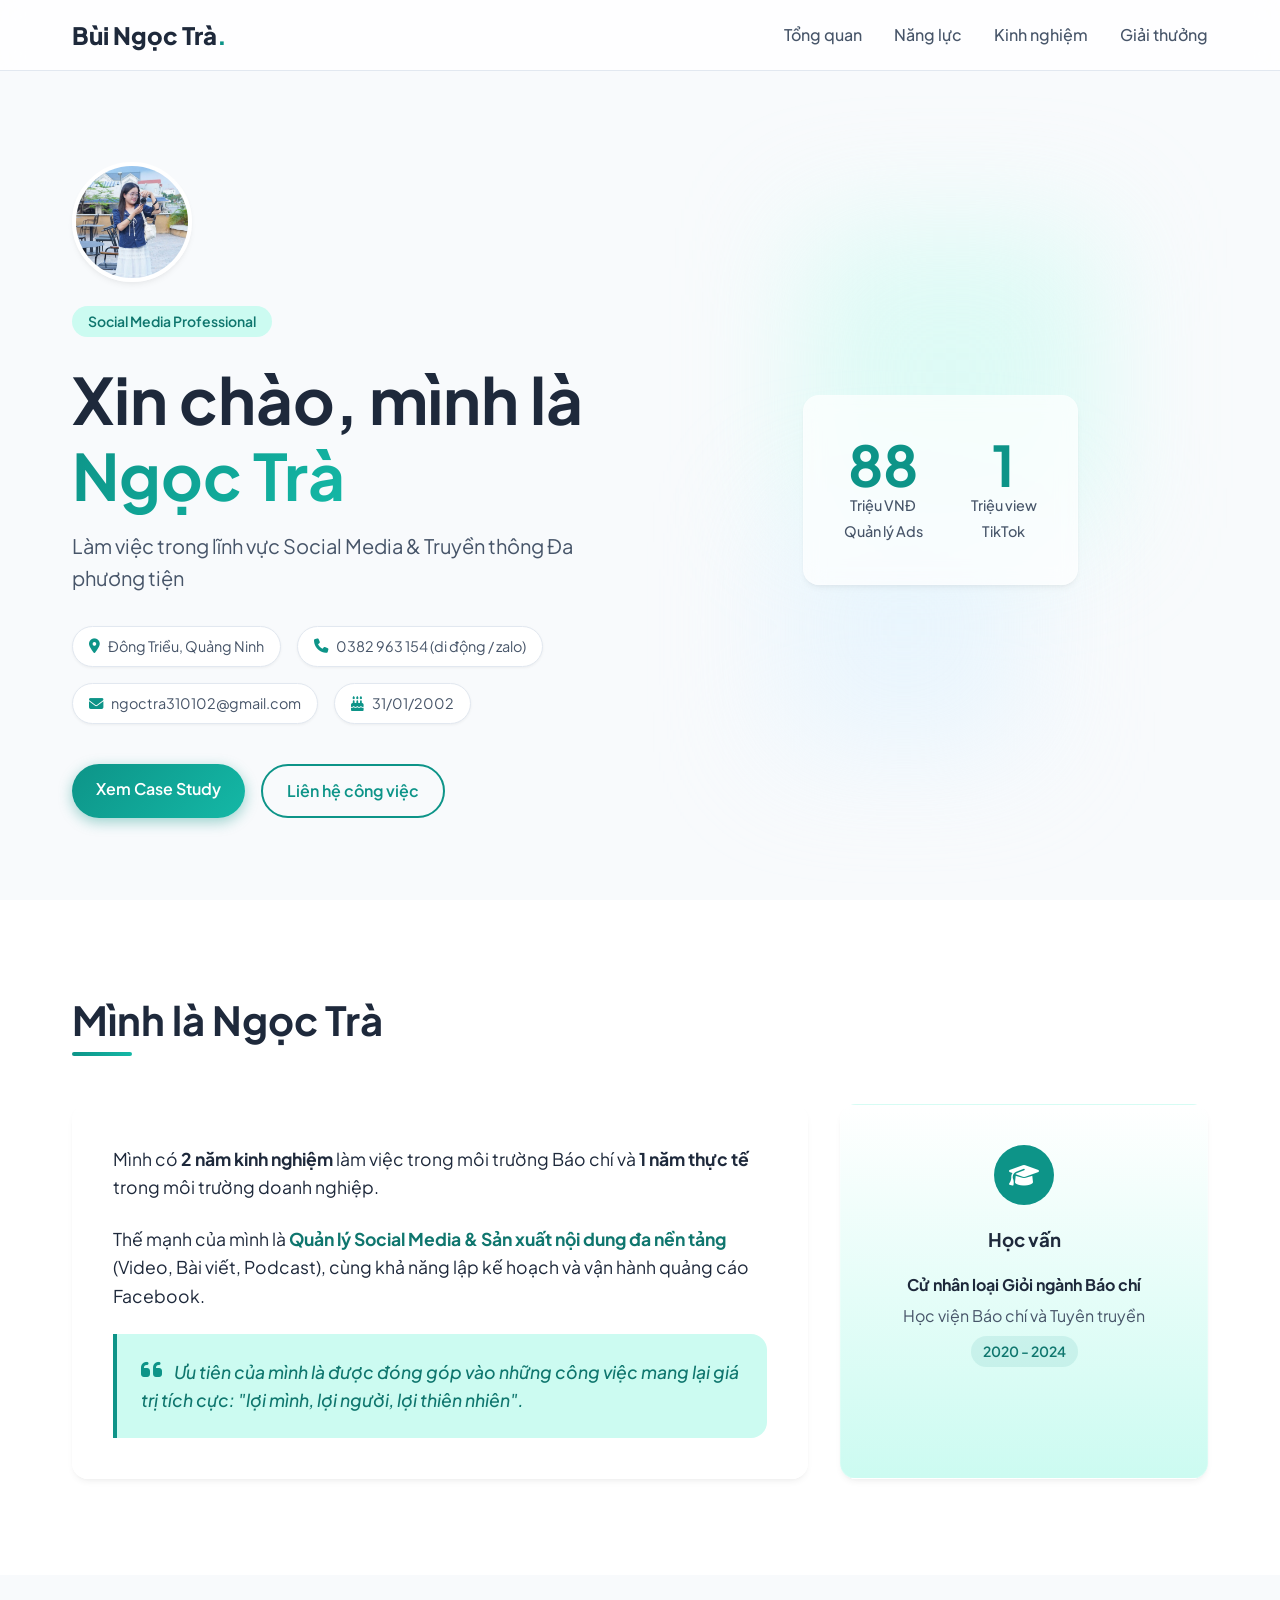
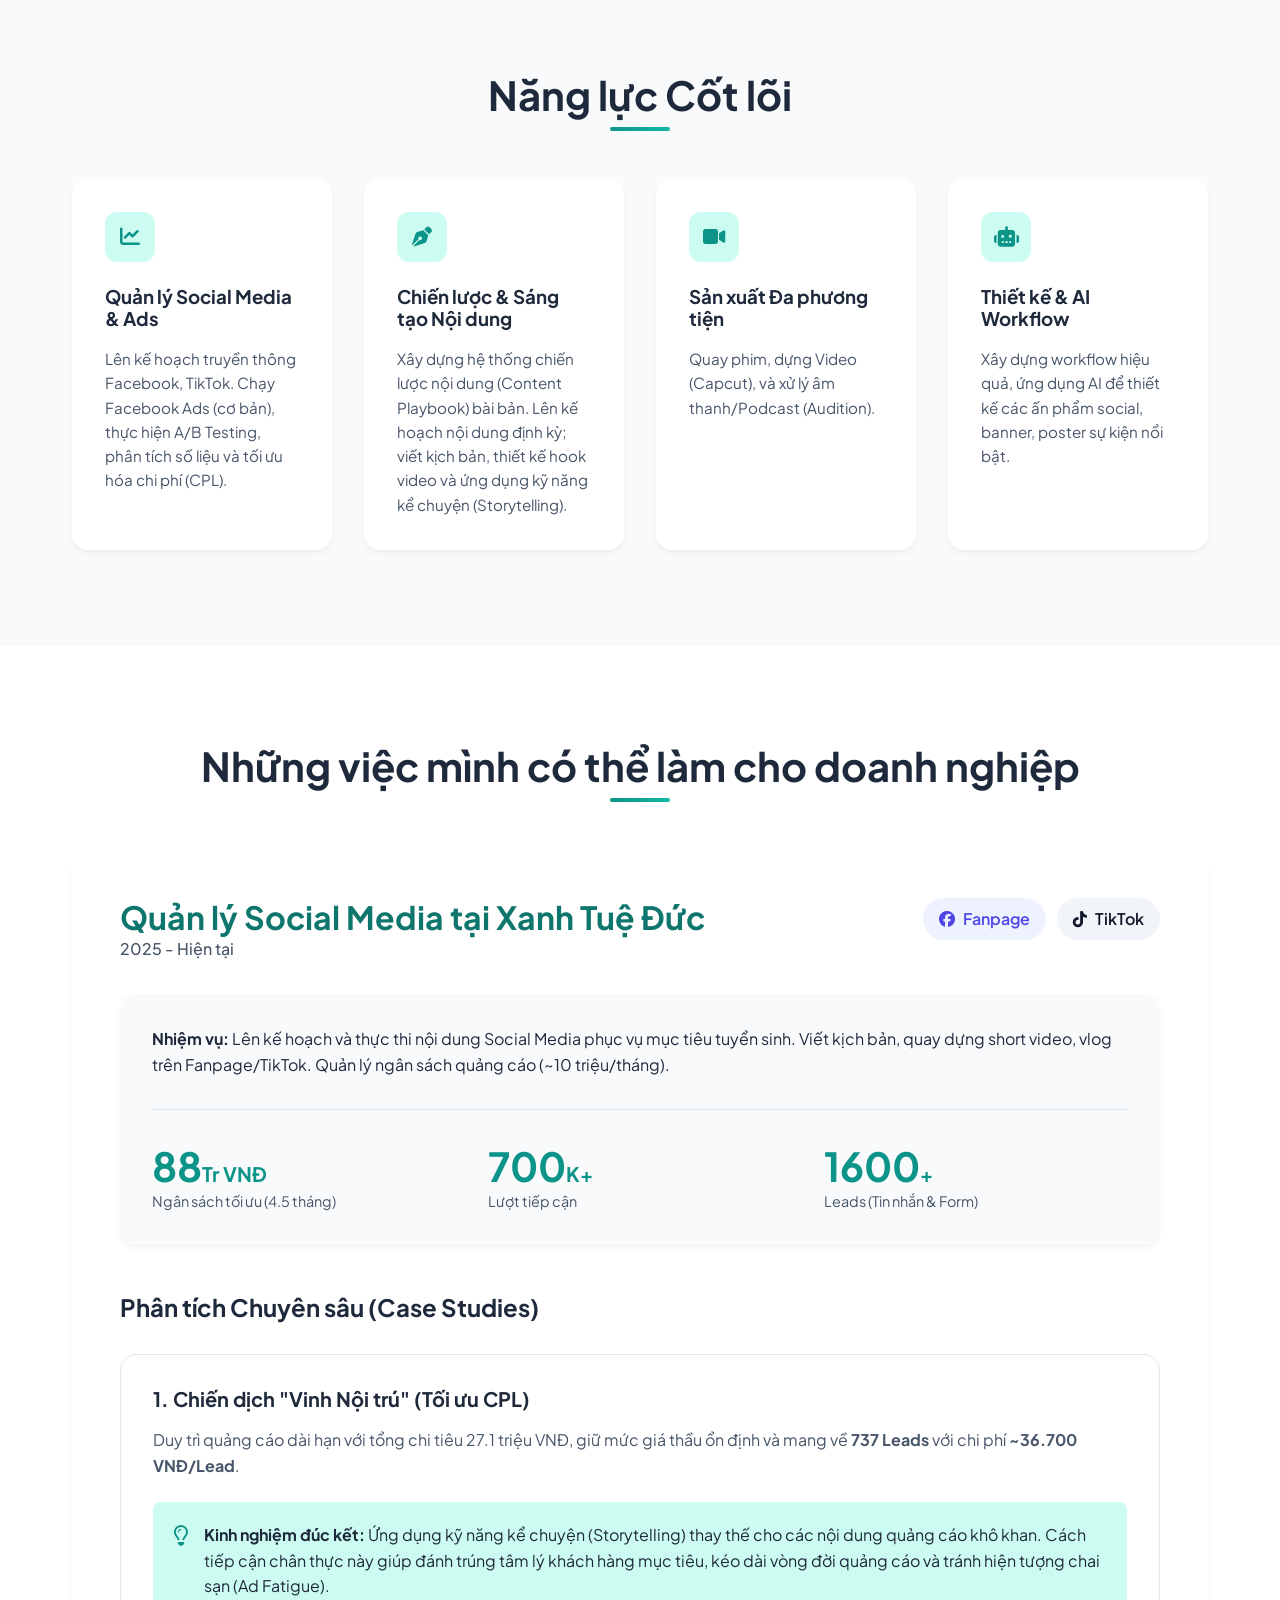
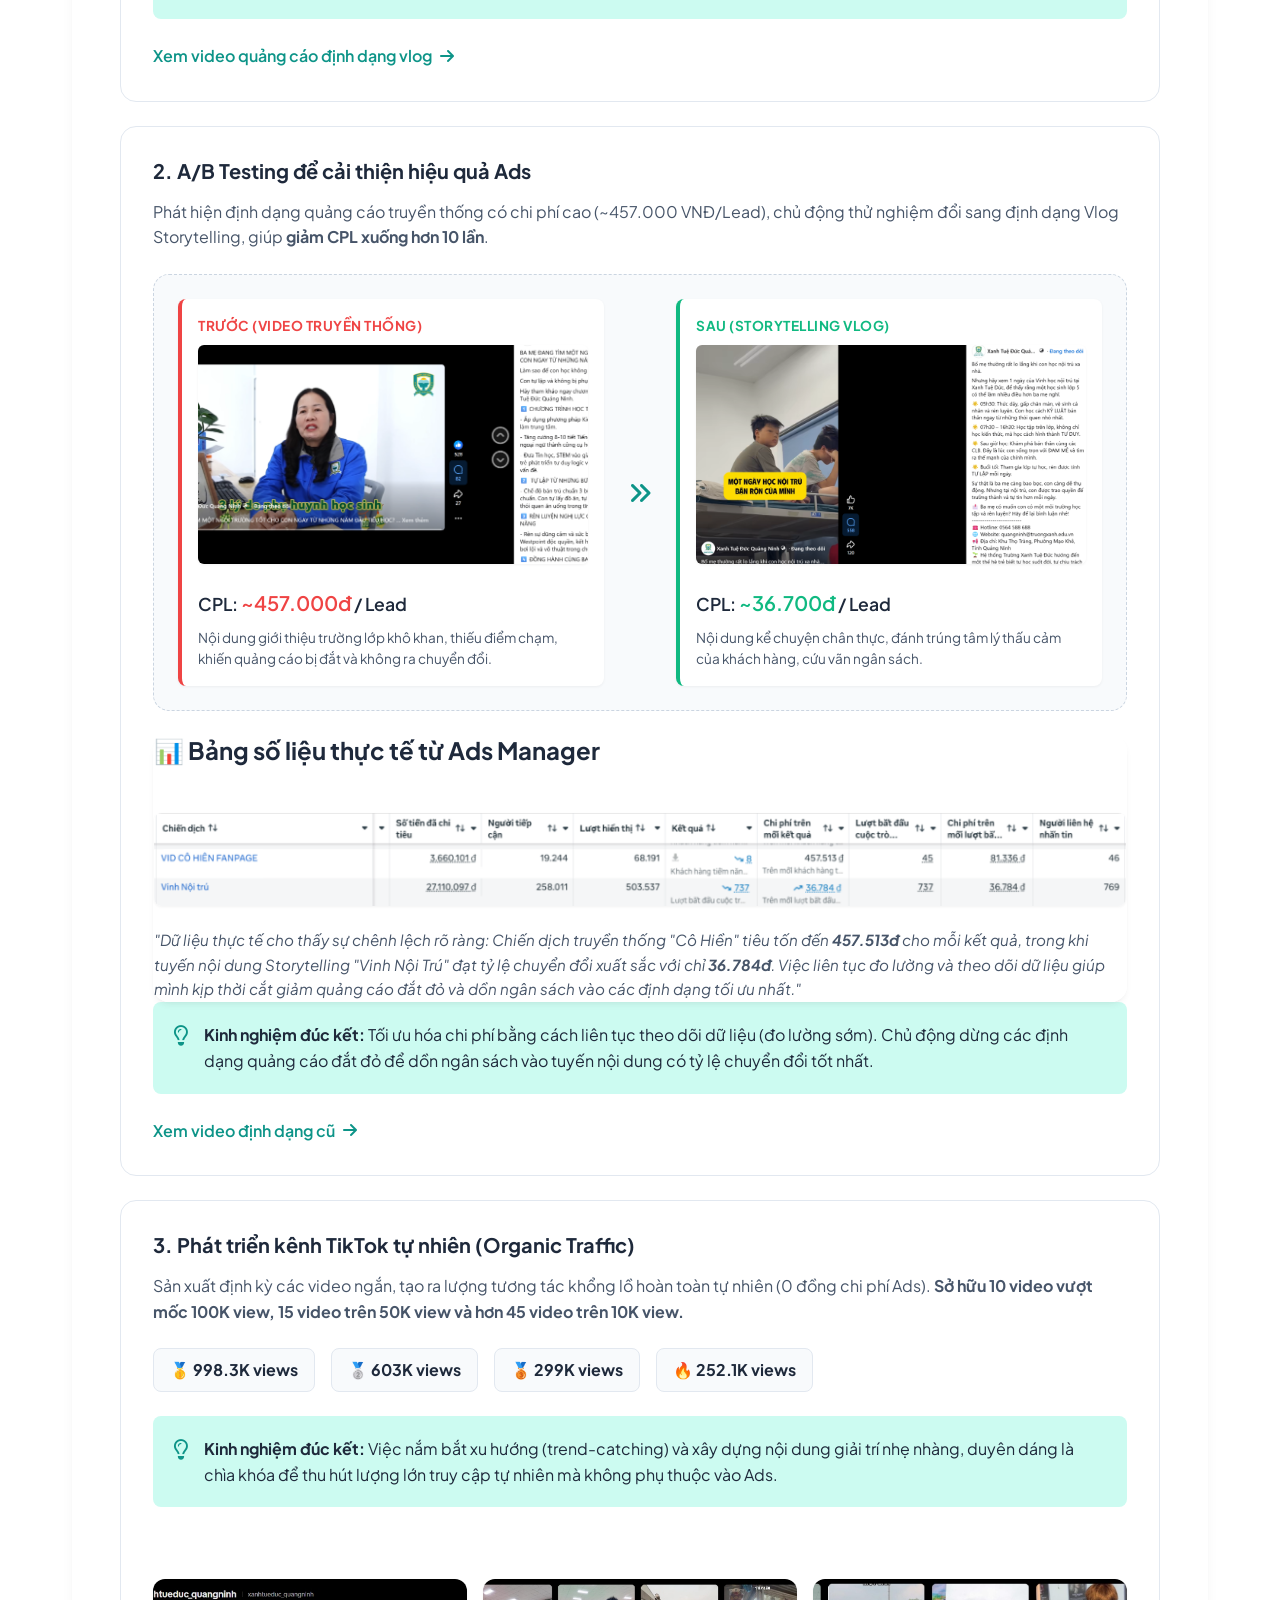
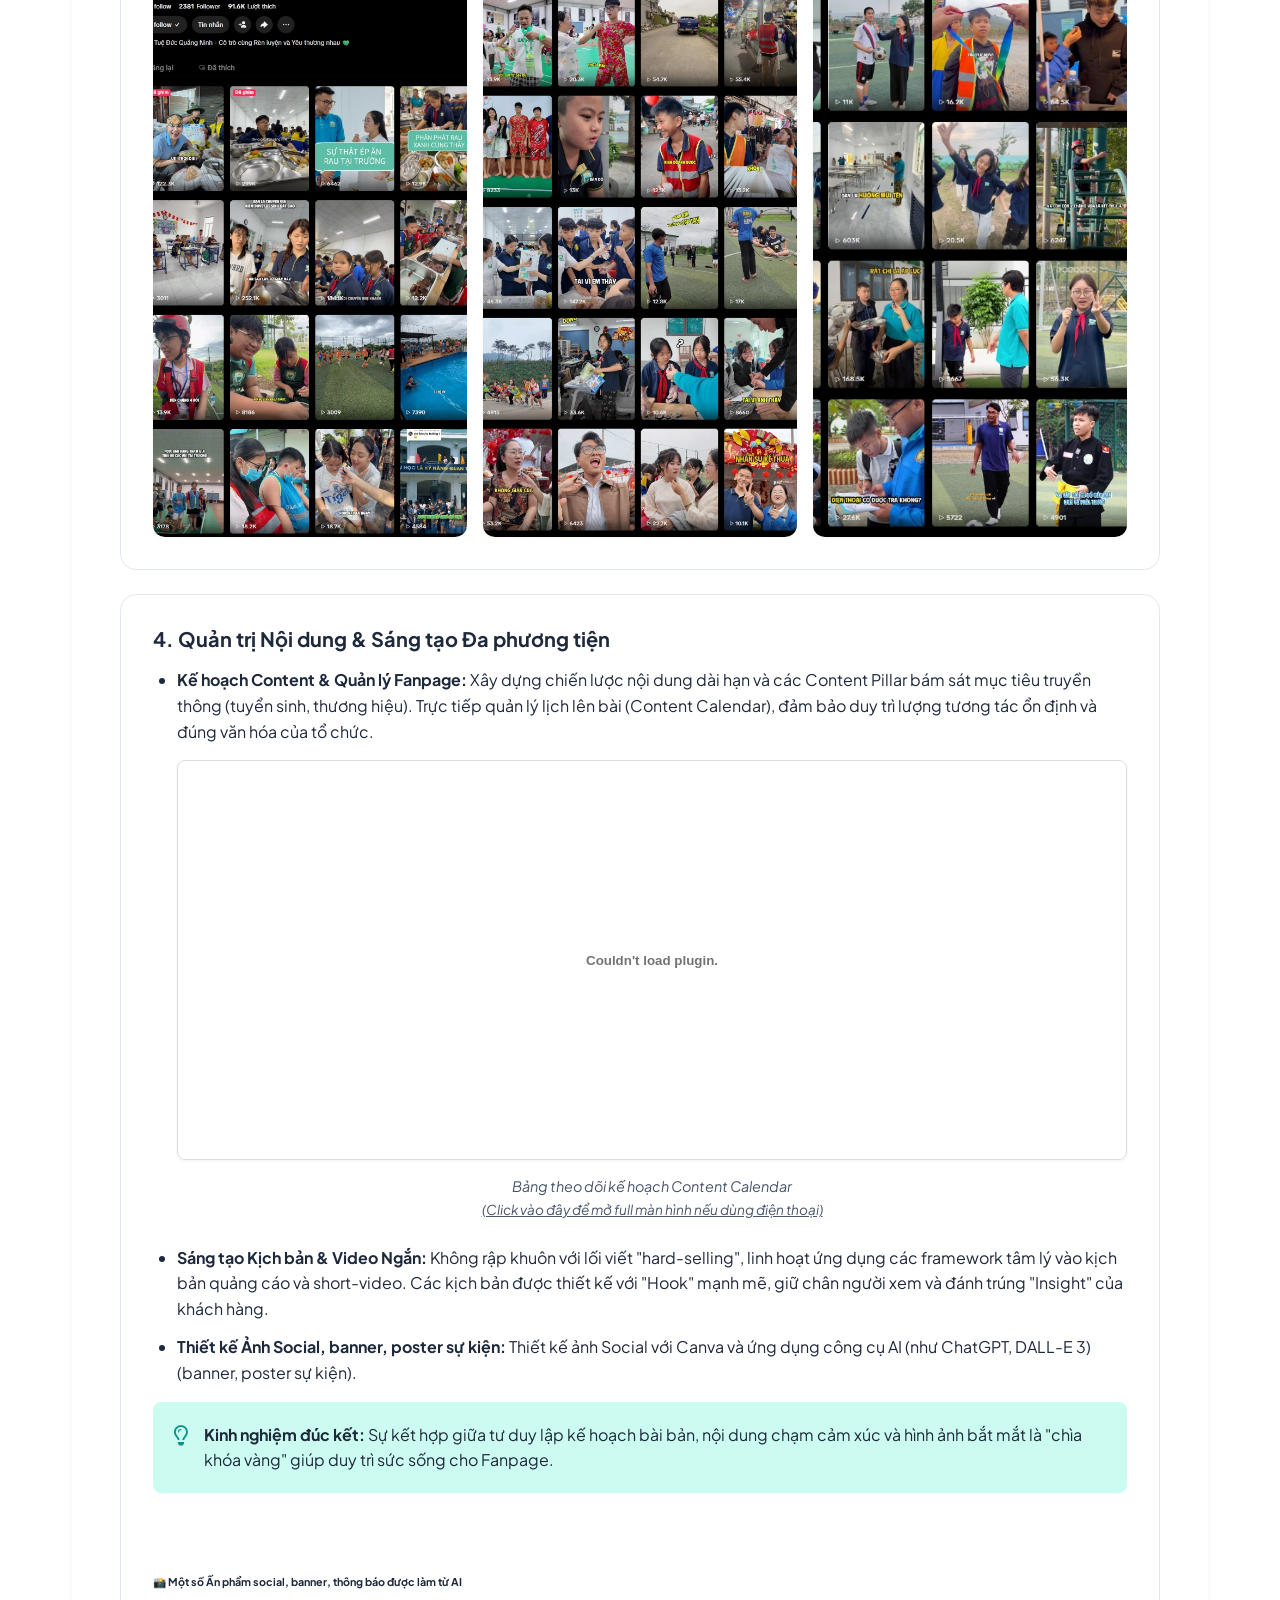
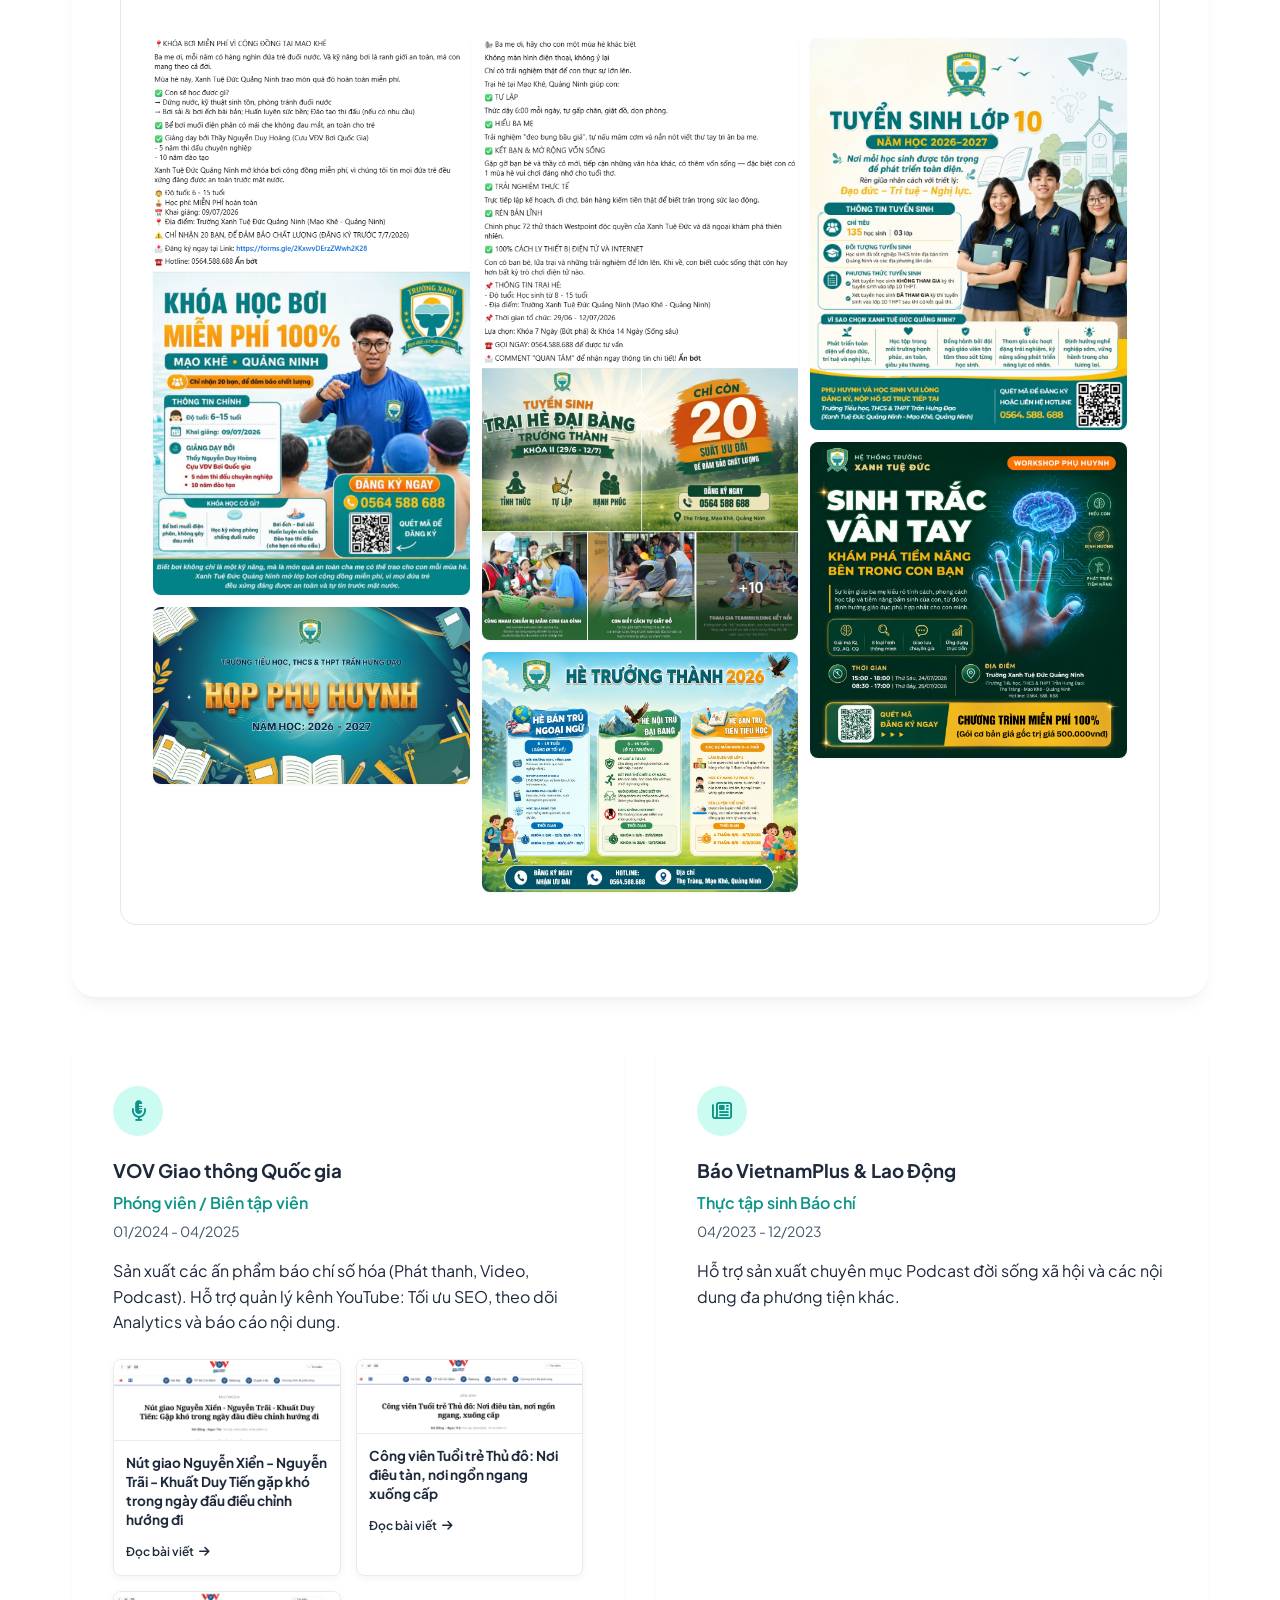
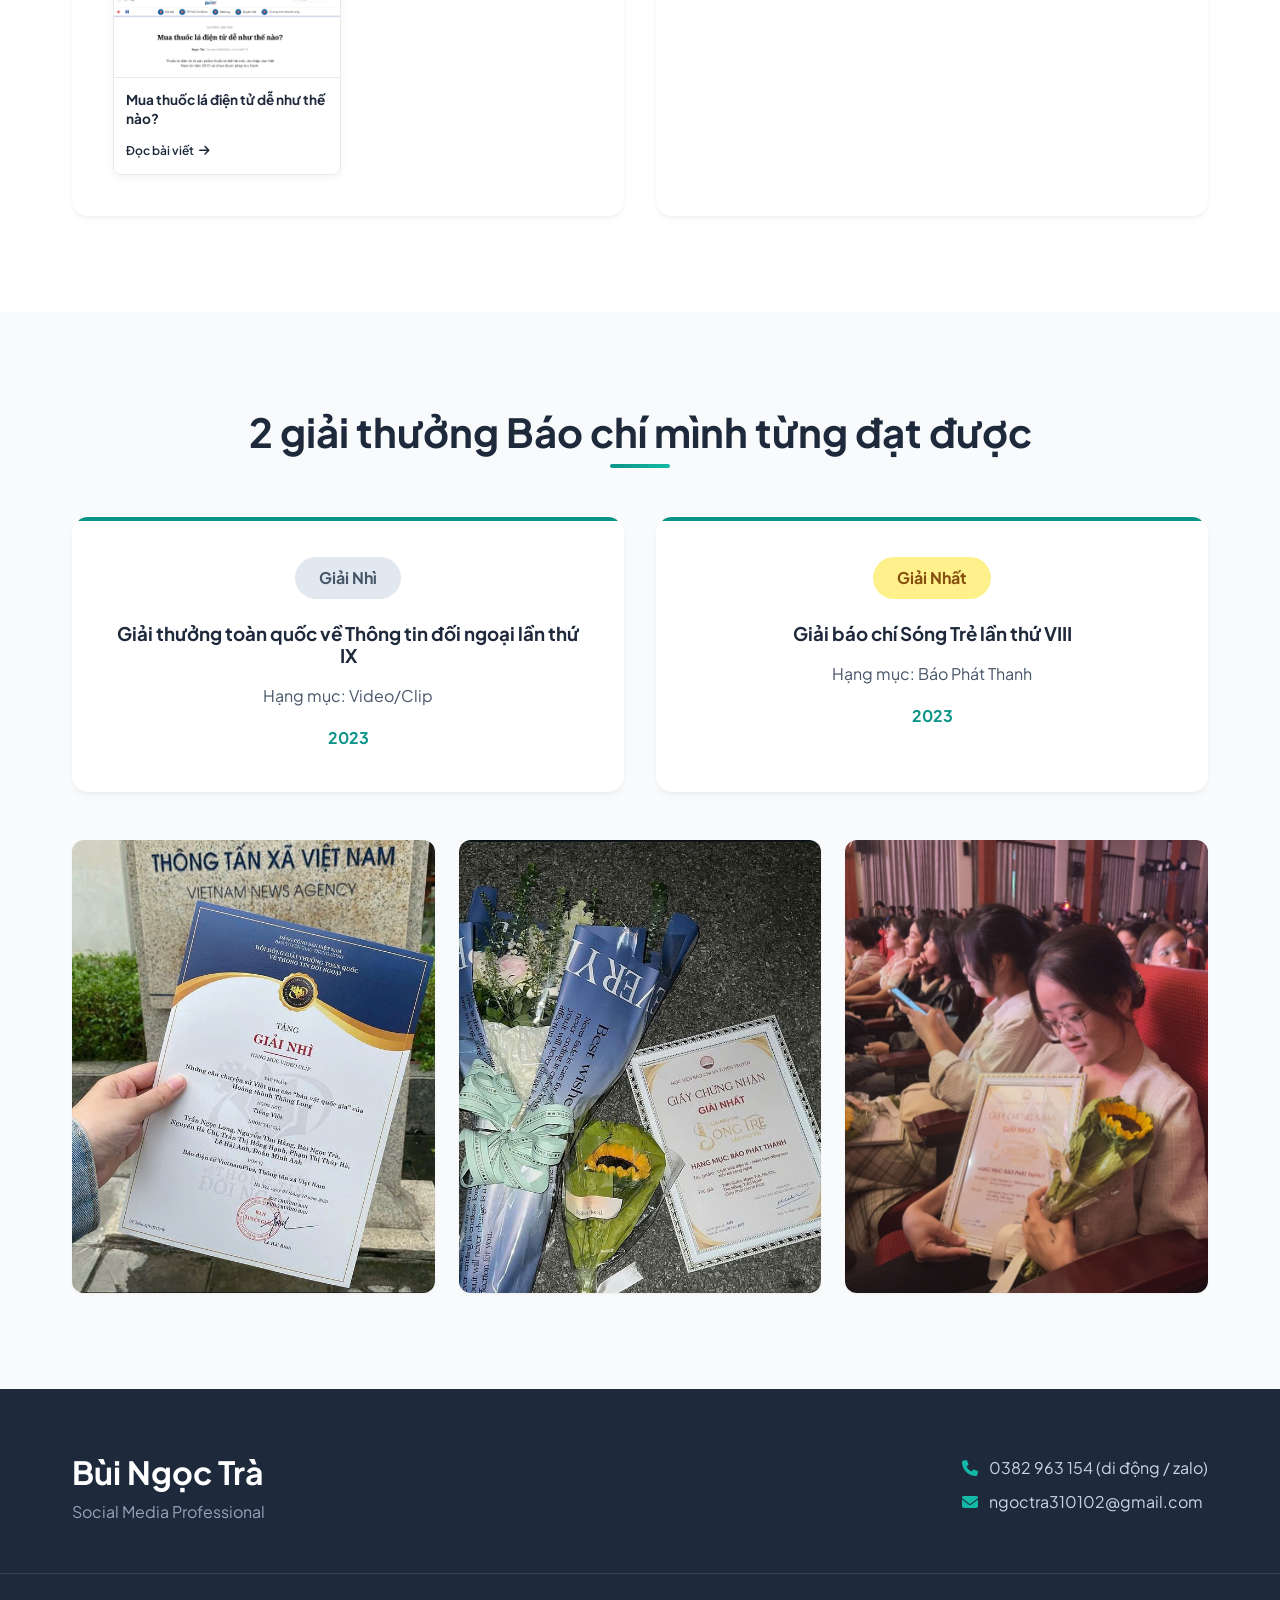
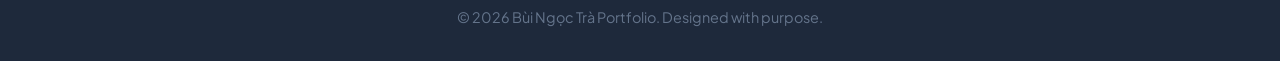
<file: index.html>
<!DOCTYPE html>
<html lang="vi">
<head>
    <meta charset="UTF-8">
    <meta name="viewport" content="width=device-width, initial-scale=1.0">
    <title>Bùi Ngọc Trà | Portfolio</title>
    <meta name="description" content="Hồ sơ năng lực của Bùi Ngọc Trà - Social Media & Truyền thông Đa phương tiện">
    
    <!-- Google Fonts -->
    <link rel="preconnect" href="https://fonts.googleapis.com">
    <link rel="preconnect" href="https://fonts.gstatic.com" crossorigin>
    <link href="https://fonts.googleapis.com/css2?family=Plus+Jakarta+Sans:wght@300;400;500;600;700;800&display=swap" rel="stylesheet">
    
    <!-- FontAwesome -->
    <link rel="stylesheet" href="https://cdnjs.cloudflare.com/ajax/libs/font-awesome/6.4.0/css/all.min.css">
    
    <!-- Custom CSS -->
    <link rel="stylesheet" href="styles.css">
</head>
<body>
    <!-- Navbar -->
    <nav class="navbar">
        <div class="container nav-container">
            <a href="#" class="logo">Bùi Ngọc Trà<span>.</span></a>
            <ul class="nav-links">
                <li><a href="#about">Tổng quan</a></li>
                <li><a href="#skills">Năng lực</a></li>
                <li><a href="#projects">Kinh nghiệm</a></li>
                <li><a href="#awards">Giải thưởng</a></li>
            </ul>
        </div>
    </nav>

    <!-- Hero Section -->
    <section id="hero" class="hero">
        <div class="container hero-content">
            <div class="hero-text">
                <img src="assets/media_1790176955030.jpg" alt="Bùi Ngọc Trà Avatar" class="hero-avatar">
                <span class="badge">Social Media Professional</span>
                <h1>Xin chào, mình là <br><span class="highlight">Ngọc Trà</span></h1>
                <p class="subtitle">Làm việc trong lĩnh vực Social Media & Truyền thông Đa phương tiện</p>
                
                <div class="contact-info-pills">
                    <div class="pill"><i class="fa-solid fa-location-dot"></i> Đông Triều, Quảng Ninh</div>
                    <div class="pill"><i class="fa-solid fa-phone"></i> 0382 963 154 (di động / zalo)</div>
                    <div class="pill"><i class="fa-solid fa-envelope"></i> ngoctra310102@gmail.com</div>
                    <div class="pill"><i class="fa-solid fa-cake-candles"></i> 31/01/2002</div>
                </div>

                <div class="hero-cta">
                    <a href="#projects" class="btn btn-primary">Xem Case Study</a>
                    <a href="mailto:ngoctra310102@gmail.com" class="btn btn-outline">Liên hệ công việc</a>
                </div>
            </div>
            <div class="hero-visual">
                <!-- Abstract geometric decoration for visual interest -->
                <div class="blob shape-1"></div>
                <div class="blob shape-2"></div>
                <div class="glass-card hero-stats">
                    <div class="stat">
                        <h3 class="counter" data-target="88">0</h3>
                        <span>Triệu VNĐ<br>Quản lý Ads</span>
                    </div>
                    <div class="stat">
                        <h3 class="counter" data-target="1">0</h3>
                        <span>Triệu view<br>TikTok</span>
                    </div>
                </div>
            </div>
        </div>
    </section>

    <!-- About Section -->
    <section id="about" class="section bg-light">
        <div class="container">
            <div class="section-header">
                <h2>Mình là Ngọc Trà</h2>
                <div class="underline"></div>
            </div>
            <div class="about-grid">
                <div class="about-text glass-card">
                    <p>Mình có <strong>2 năm kinh nghiệm</strong> làm việc trong môi trường Báo chí và <strong>1 năm thực tế</strong> trong môi trường doanh nghiệp.</p>
                    <p>Thế mạnh của mình là <strong class="highlight-text">Quản lý Social Media & Sản xuất nội dung đa nền tảng</strong> (Video, Bài viết, Podcast), cùng khả năng lập kế hoạch và vận hành quảng cáo Facebook.</p>
                    <blockquote class="philosophy">
                        <i class="fa-solid fa-quote-left"></i>
                        Ưu tiên của mình là được đóng góp vào những công việc mang lại giá trị tích cực: "lợi mình, lợi người, lợi thiên nhiên".
                    </blockquote>
                </div>
                <div class="education-card glass-card">
                    <div class="edu-icon"><i class="fa-solid fa-graduation-cap"></i></div>
                    <h3>Học vấn</h3>
                    <div class="edu-item">
                        <h4>Cử nhân loại Giỏi ngành Báo chí</h4>
                        <p class="edu-school">Học viện Báo chí và Tuyên truyền</p>
                        <span class="edu-year">2020 - 2024</span>
                    </div>
                </div>
            </div>
        </div>
    </section>

    <!-- Skills Section -->
    <section id="skills" class="section">
        <div class="container">
            <div class="section-header center">
                <h2>Năng lực Cốt lõi</h2>
                <div class="underline center"></div>

            </div>
            <div class="skills-grid">
                
                <div class="skill-card glass-card hover-lift">
                    <div class="skill-icon"><i class="fa-solid fa-chart-line"></i></div>
                    <h3>Quản lý Social Media & Ads</h3>
                    <p>Lên kế hoạch truyền thông Facebook, TikTok. Chạy Facebook Ads (cơ bản), thực hiện A/B Testing, phân tích số liệu và tối ưu hóa chi phí (CPL).</p>
                </div>

                <div class="skill-card glass-card hover-lift">
                    <div class="skill-icon"><i class="fa-solid fa-pen-nib"></i></div>
                    <h3>Chiến lược & Sáng tạo Nội dung</h3>
                    <p>Xây dựng hệ thống chiến lược nội dung (Content Playbook) bài bản. Lên kế hoạch nội dung định kỳ; viết kịch bản, thiết kế hook video và ứng dụng kỹ năng kể chuyện (Storytelling).</p>
                </div>

                <div class="skill-card glass-card hover-lift">
                    <div class="skill-icon"><i class="fa-solid fa-video"></i></div>
                    <h3>Sản xuất Đa phương tiện</h3>
                    <p>Quay phim, dựng Video (Capcut), và xử lý âm thanh/Podcast (Audition).</p>
                </div>

                <div class="skill-card glass-card hover-lift">
                    <div class="skill-icon"><i class="fa-solid fa-robot"></i></div>
                    <h3>Thiết kế & AI Workflow</h3>
                    <p>Xây dựng workflow hiệu quả, ứng dụng AI để thiết kế các ấn phẩm social, banner, poster sự kiện nổi bật.</p>
                </div>

            </div>
        </div>
    </section>

    <!-- Projects Section -->
    <section id="projects" class="section bg-light">
        <div class="container">
            <div class="section-header center">
                <h2>Những việc mình có thể làm cho doanh nghiệp</h2>
                <div class="underline center"></div>
            </div>

            <!-- Xanh Tue Duc -->
            <div class="project-showcase">
                <div class="project-header">
                    <div class="project-title">
                        <h3>Quản lý Social Media tại Xanh Tuệ Đức</h3>
                        <span class="project-time">2025 - Hiện tại</span>
                    </div>
                    <div class="project-links">
                        <a href="https://www.facebook.com/XanhTueDucQuangNinh" target="_blank" class="social-link fb"><i class="fa-brands fa-facebook"></i> Fanpage</a>
                        <a href="https://www.tiktok.com/@xanhtueduc_quangninh?lang=vi-VN" target="_blank" class="social-link tt"><i class="fa-brands fa-tiktok"></i> TikTok</a>
                    </div>
                </div>

                <div class="project-overview glass-card">
                    <p><strong>Nhiệm vụ:</strong> Lên kế hoạch và thực thi nội dung Social Media phục vụ mục tiêu tuyển sinh. Viết kịch bản, quay dựng short video, vlog trên Fanpage/TikTok. Quản lý ngân sách quảng cáo (~10 triệu/tháng).</p>
                    
                    <div class="impact-stats">
                        <div class="impact-box">
                            <h4 class="counter" data-target="88">0</h4><span class="unit">Tr VNĐ</span>
                            <p>Ngân sách tối ưu (4.5 tháng)</p>
                        </div>
                        <div class="impact-box">
                            <h4 class="counter" data-target="700">0</h4><span class="unit">K+</span>
                            <p>Lượt tiếp cận</p>
                        </div>
                        <div class="impact-box">
                            <h4 class="counter" data-target="1600">0</h4><span class="unit">+</span>
                            <p>Leads (Tin nhắn & Form)</p>
                        </div>
                    </div>
                </div>

                <div class="case-studies">
                    <h4>Phân tích Chuyên sâu (Case Studies)</h4>
                    
                    <div class="case-study-card">
                        <div class="cs-content">
                            <h5>1. Chiến dịch "Vinh Nội trú" (Tối ưu CPL)</h5>
                            <p>Duy trì quảng cáo dài hạn với tổng chi tiêu 27.1 triệu VNĐ, giữ mức giá thầu ổn định và mang về <strong>737 Leads</strong> với chi phí <strong>~36.700 VNĐ/Lead</strong>.</p>
                            <div class="insight-box">
                                <i class="fa-regular fa-lightbulb"></i>
                                <div>
                                    <strong>Kinh nghiệm đúc kết:</strong> Ứng dụng kỹ năng kể chuyện (Storytelling) thay thế cho các nội dung quảng cáo khô khan. Cách tiếp cận chân thực này giúp đánh trúng tâm lý khách hàng mục tiêu, kéo dài vòng đời quảng cáo và tránh hiện tượng chai sạn (Ad Fatigue).
                                </div>
                            </div>
                            <a href="https://www.facebook.com/share/v/1DTS3sesan/" target="_blank" class="text-link">Xem video quảng cáo định dạng vlog <i class="fa-solid fa-arrow-right"></i></a>
                        </div>
                    </div>

                    <div class="case-study-card">
                        <div class="cs-content">
                            <h5>2. A/B Testing để cải thiện hiệu quả Ads</h5>
                            <p>Phát hiện định dạng quảng cáo truyền thống có chi phí cao (~457.000 VNĐ/Lead), chủ động thử nghiệm đổi sang định dạng Vlog Storytelling, giúp <strong>giảm CPL xuống hơn 10 lần</strong>.</p>
                            
                            <!-- Bảng So sánh Trước/Sau -->
                            <div class="ab-comparison">
                                <div class="comp-box before">
                                    <div class="comp-header">TRƯỚC (Video truyền thống)</div>
                                    <img src="assets/media_1789583801226.png" alt="Video Cô Hiền" class="comp-img">
                                    <div class="comp-data">CPL: <span>~457.000đ</span> / Lead</div>
                                    <p>Nội dung giới thiệu trường lớp khô khan, thiếu điểm chạm, khiến quảng cáo bị đắt và không ra chuyển đổi.</p>
                                </div>
                                <div class="comp-arrow"><i class="fa-solid fa-angles-right"></i></div>
                                <div class="comp-box after">
                                    <div class="comp-header">SAU (Storytelling Vlog)</div>
                                    <img src="assets/media_1789583761685.png" alt="Vlog Vinh Nội Trú" class="comp-img">
                                    <div class="comp-data">CPL: <span>~36.700đ</span> / Lead</div>
                                    <p>Nội dung kể chuyện chân thực, đánh trúng tâm lý thấu cảm của khách hàng, cứu vãn ngân sách.</p>
                                </div>
                            </div>

                            <div class="ads-manager-proof glass-card">
                                <h4>📊 Bảng số liệu thực tế từ Ads Manager</h4>
                                <img src="assets/media_1789584362404.png" alt="Ads Manager Statistics" style="width: 100%; border-radius: 8px; margin: 1rem 0; box-shadow: var(--shadow-sm);">
                                <p style="font-style: italic; color: var(--text-muted); font-size: 0.95rem; margin: 0;">
                                    "Dữ liệu thực tế cho thấy sự chênh lệch rõ ràng: Chiến dịch truyền thống "Cô Hiền" tiêu tốn đến <strong>457.513đ</strong> cho mỗi kết quả, trong khi tuyến nội dung Storytelling "Vinh Nội Trú" đạt tỷ lệ chuyển đổi xuất sắc với chỉ <strong>36.784đ</strong>. Việc liên tục đo lường và theo dõi dữ liệu giúp mình kịp thời cắt giảm quảng cáo đắt đỏ và dồn ngân sách vào các định dạng tối ưu nhất."
                                </p>
                            </div>

                            <div class="insight-box">
                                <i class="fa-regular fa-lightbulb"></i>
                                <div>
                                    <strong>Kinh nghiệm đúc kết:</strong> Tối ưu hóa chi phí bằng cách liên tục theo dõi dữ liệu (đo lường sớm). Chủ động dừng các định dạng quảng cáo đắt đỏ để dồn ngân sách vào tuyến nội dung có tỷ lệ chuyển đổi tốt nhất.
                                </div>
                            </div>
                            <a href="https://www.facebook.com/share/v/1d6kdj4Rmg/" target="_blank" class="text-link">Xem video định dạng cũ <i class="fa-solid fa-arrow-right"></i></a>
                        </div>
                    </div>

                    <div class="case-study-card tiktok-case">
                        <div class="cs-content">
                            <h5>3. Phát triển kênh TikTok tự nhiên (Organic Traffic)</h5>
                            <p>Sản xuất định kỳ các video ngắn, tạo ra lượng tương tác khổng lồ hoàn toàn tự nhiên (0 đồng chi phí Ads). <strong>Sở hữu 10 video vượt mốc 100K view, 15 video trên 50K view và hơn 45 video trên 10K view.</strong></p>
                            
                            <div class="tiktok-stats">
                                <div class="tt-rank"><span class="medal">🥇</span> 998.3K views</div>
                                <div class="tt-rank"><span class="medal">🥈</span> 603K views</div>
                                <div class="tt-rank"><span class="medal">🥉</span> 299K views</div>
                                <div class="tt-rank"><span class="medal">🔥</span> 252.1K views</div>
                            </div>

                            <div class="insight-box">
                                <i class="fa-regular fa-lightbulb"></i>
                                <div>
                                    <strong>Kinh nghiệm đúc kết:</strong> Việc nắm bắt xu hướng (trend-catching) và xây dựng nội dung giải trí nhẹ nhàng, duyên dáng là chìa khóa để thu hút lượng lớn truy cập tự nhiên mà không phụ thuộc vào Ads.
                                </div>
                            </div>
                        </div>
                        
                        <!-- TikTok Images Gallery -->
                        <div class="tiktok-gallery">
                            <img src="assets/media_1789581365079.jpg" alt="TikTok Screenshot 1" loading="lazy">
                            <img src="assets/media_1789581380628.jpg" alt="TikTok Screenshot 2" loading="lazy">
                            <img src="assets/media_1789581392446.jpg" alt="TikTok Screenshot 3" loading="lazy">
                        </div>
                    </div>

                    <div class="case-study-card" style="flex-direction: column;">
                        <div class="cs-content">
                            <h5>4. Quản trị Nội dung & Sáng tạo Đa phương tiện</h5>
                            <ul style="margin: 1rem 0; padding-left: 1.5rem; line-height: 1.6;">
                                <li style="margin-bottom: 0.8rem;">
                                    <strong>Kế hoạch Content & Quản lý Fanpage:</strong> Xây dựng chiến lược nội dung dài hạn và các Content Pillar bám sát mục tiêu truyền thông (tuyển sinh, thương hiệu). Trực tiếp quản lý lịch lên bài (Content Calendar), đảm bảo duy trì lượng tương tác ổn định và đúng văn hóa của tổ chức.
                                    <div style="margin-top: 1rem; margin-bottom: 0.5rem; text-align: center;">
                                        <embed src="assets/media_1790172722921.pdf#toolbar=0&navpanes=0&scrollbar=0&view=FitH" type="application/pdf" width="100%" height="400px" style="border-radius: 8px; box-shadow: var(--shadow-sm); border: 1px solid #ddd;">
                                        <p style="font-style: italic; color: var(--text-muted); font-size: 0.9rem; text-align: center; margin-top: 0.5rem;">
                                            Bảng theo dõi kế hoạch Content Calendar<br>
                                            <a href="assets/media_1790172722921.pdf" target="_blank" style="color: var(--primary-color); text-decoration: underline; font-size: 0.85rem;">(Click vào đây để mở full màn hình nếu dùng điện thoại)</a>
                                        </p>
                                    </div>
                                </li>
                                <li style="margin-bottom: 0.8rem;"><strong>Sáng tạo Kịch bản & Video Ngắn:</strong> Không rập khuôn với lối viết "hard-selling", linh hoạt ứng dụng các framework tâm lý vào kịch bản quảng cáo và short-video. Các kịch bản được thiết kế với "Hook" mạnh mẽ, giữ chân người xem và đánh trúng "Insight" của khách hàng.</li>
                                <li style="margin-bottom: 0.8rem;"><strong>Thiết kế Ảnh Social, banner, poster sự kiện:</strong> Thiết kế ảnh Social với Canva và ứng dụng công cụ AI (như ChatGPT, DALL-E 3) (banner, poster sự kiện).</li>
                            </ul>
                            
                            <div class="insight-box">
                                <i class="fa-regular fa-lightbulb"></i>
                                <div>
                                    <strong>Kinh nghiệm đúc kết:</strong> Sự kết hợp giữa tư duy lập kế hoạch bài bản, nội dung chạm cảm xúc và hình ảnh bắt mắt là "chìa khóa vàng" giúp duy trì sức sống cho Fanpage.
                                </div>
                            </div>
                        </div>
                        
                        <!-- Evidence Images Gallery -->
                        <h6 style="margin-top: 1.5rem; margin-bottom: 1rem; color: var(--text-dark);">📸 Một số Ấn phẩm social, banner, thông báo được làm từ AI</h6>
                        <div class="design-gallery" style="column-count: 3; column-gap: 12px;">
                            <img src="assets/media_1789998566620.png" alt="Minh chứng nội dung 1" loading="lazy" style="width: 100%; display: block; margin-bottom: 12px; break-inside: avoid; border-radius: 8px; box-shadow: var(--shadow-sm); cursor: zoom-in;">
                            <img src="assets/media_1790175300835.png" alt="Banner Họp Phụ Huynh" loading="lazy" style="width: 100%; display: block; margin-bottom: 12px; break-inside: avoid; border-radius: 8px; box-shadow: var(--shadow-sm); cursor: zoom-in;">
                            <img src="assets/media_1789998590129.png" alt="Minh chứng nội dung 2" loading="lazy" style="width: 100%; display: block; margin-bottom: 12px; break-inside: avoid; border-radius: 8px; box-shadow: var(--shadow-sm); cursor: zoom-in;">
                            <img src="assets/media_1790175300845.jpg" alt="Poster Hè Trưởng Thành" loading="lazy" style="width: 100%; display: block; margin-bottom: 12px; break-inside: avoid; border-radius: 8px; box-shadow: var(--shadow-sm); cursor: zoom-in;">
                            <img src="assets/media_1790175300714.jpg" alt="Poster Tuyển sinh Lớp 10" loading="lazy" style="width: 100%; display: block; margin-bottom: 12px; break-inside: avoid; border-radius: 8px; box-shadow: var(--shadow-sm); cursor: zoom-in;">
                            <img src="assets/media_1790175778377.jpg" alt="Poster Sinh trắc vân tay" loading="lazy" style="width: 100%; display: block; margin-bottom: 12px; break-inside: avoid; border-radius: 8px; box-shadow: var(--shadow-sm); cursor: zoom-in;">
                        </div>
                    </div>


                </div>
            </div>

            <!-- Other Experiences -->
            <div class="other-experience-grid">
                <div class="exp-card glass-card">
                    <div class="exp-icon"><i class="fa-solid fa-microphone-lines"></i></div>
                    <h3>VOV Giao thông Quốc gia</h3>
                    <span class="role">Phóng viên / Biên tập viên</span>
                    <span class="time">01/2024 - 04/2025</span>
                    <p>Sản xuất các ấn phẩm báo chí số hóa (Phát thanh, Video, Podcast). Hỗ trợ quản lý kênh YouTube: Tối ưu SEO, theo dõi Analytics và báo cáo nội dung.</p>
                    <div style="display: grid; grid-template-columns: repeat(auto-fit, minmax(200px, 1fr)); gap: 15px; margin-top: 1.5rem;">
                        <a href="https://vovgiaothong.vn/newsaudio/nut-giao-nguyen-xien--nguyen-trai--khuat-duy-tien-gap-kho-trong-ngay-dau-dieu-chinh-huong-di-d42906.html" target="_blank" style="text-decoration: none; color: inherit; display: block; border: 1px solid #eaeaea; border-radius: 8px; overflow: hidden; box-shadow: 0 2px 8px rgba(0,0,0,0.05); transition: transform 0.2s;" onmouseover="this.style.transform='translateY(-3px)'" onmouseout="this.style.transform='translateY(0)'">
                            <img src="assets/media_1790176622528.png" alt="Nút giao Nguyễn Xiển" loading="lazy" style="width: 100%; display: block; border-bottom: 1px solid #eaeaea;">
                            <div style="padding: 12px;">
                                <h4 style="font-size: 0.85rem; margin: 0 0 8px 0; color: var(--text-dark); line-height: 1.4;">Nút giao Nguyễn Xiển - Nguyễn Trãi - Khuất Duy Tiến gặp khó trong ngày đầu điều chỉnh hướng đi</h4>
                                <span style="font-size: 0.75rem; color: var(--primary-color); font-weight: 600;">Đọc bài viết <i class="fa-solid fa-arrow-right" style="margin-left: 3px;"></i></span>
                            </div>
                        </a>
                        <a href="https://vovgiaothong.vn/newsaudio/cong-vien-tuoi-tre-thu-do-noi-dieu-tan-noi-ngon-ngang-xuong-cap-d38679.html" target="_blank" style="text-decoration: none; color: inherit; display: block; border: 1px solid #eaeaea; border-radius: 8px; overflow: hidden; box-shadow: 0 2px 8px rgba(0,0,0,0.05); transition: transform 0.2s;" onmouseover="this.style.transform='translateY(-3px)'" onmouseout="this.style.transform='translateY(0)'">
                            <img src="assets/media_1790176639380.png" alt="Công viên Tuổi trẻ" loading="lazy" style="width: 100%; display: block; border-bottom: 1px solid #eaeaea;">
                            <div style="padding: 12px;">
                                <h4 style="font-size: 0.85rem; margin: 0 0 8px 0; color: var(--text-dark); line-height: 1.4;">Công viên Tuổi trẻ Thủ đô: Nơi điêu tàn, nơi ngổn ngang xuống cấp</h4>
                                <span style="font-size: 0.75rem; color: var(--primary-color); font-weight: 600;">Đọc bài viết <i class="fa-solid fa-arrow-right" style="margin-left: 3px;"></i></span>
                            </div>
                        </a>
                        <a href="https://vovgiaothong.vn/newsaudio/mua-thuoc-la-dien-tu-de-nhu-the-nao-d39287.html" target="_blank" style="text-decoration: none; color: inherit; display: block; border: 1px solid #eaeaea; border-radius: 8px; overflow: hidden; box-shadow: 0 2px 8px rgba(0,0,0,0.05); transition: transform 0.2s;" onmouseover="this.style.transform='translateY(-3px)'" onmouseout="this.style.transform='translateY(0)'">
                            <img src="assets/media_1790176654658.png" alt="Thuốc lá điện tử" loading="lazy" style="width: 100%; display: block; border-bottom: 1px solid #eaeaea;">
                            <div style="padding: 12px;">
                                <h4 style="font-size: 0.85rem; margin: 0 0 8px 0; color: var(--text-dark); line-height: 1.4;">Mua thuốc lá điện tử dễ như thế nào?</h4>
                                <span style="font-size: 0.75rem; color: var(--primary-color); font-weight: 600;">Đọc bài viết <i class="fa-solid fa-arrow-right" style="margin-left: 3px;"></i></span>
                            </div>
                        </a>
                    </div>
                </div>

                <div class="exp-card glass-card">
                    <div class="exp-icon"><i class="fa-regular fa-newspaper"></i></div>
                    <h3>Báo VietnamPlus & Lao Động</h3>
                    <span class="role">Thực tập sinh Báo chí</span>
                    <span class="time">04/2023 - 12/2023</span>
                    <p>Hỗ trợ sản xuất chuyên mục Podcast đời sống xã hội và các nội dung đa phương tiện khác.</p>
                </div>
            </div>
        </div>
    </section>

    <!-- Awards Section -->
    <section id="awards" class="section">
        <div class="container">
            <div class="section-header center">
                <h2>2 giải thưởng Báo chí mình từng đạt được</h2>
                <div class="underline center"></div>
            </div>
            
            <div class="awards-grid">
                <div class="award-card glass-card">
                    <div class="award-badge second">Giải Nhì</div>
                    <h3>Giải thưởng toàn quốc về Thông tin đối ngoại lần thứ IX</h3>
                    <p class="award-cat">Hạng mục: Video/Clip</p>
                    <span class="award-year">2023</span>
                </div>

                <div class="award-card glass-card">
                    <div class="award-badge first">Giải Nhất</div>
                    <h3>Giải báo chí Sóng Trẻ lần thứ VIII</h3>
                    <p class="award-cat">Hạng mục: Báo Phát Thanh</p>
                    <span class="award-year">2023</span>
                </div>
            </div>

            <div class="awards-gallery">
                <img src="assets/media_1789583540431.jpg" alt="Giải Nhì Thông tin đối ngoại" loading="lazy">
                <img src="assets/media_1789583540460.jpg" alt="Giải Nhất Sóng Trẻ" loading="lazy">
                <img src="assets/media_1789583650254.jpg" alt="Giải Nhất Sóng Trẻ Cầm Bằng" loading="lazy">
            </div>
        </div>
    </section>

    <!-- Footer -->
    <footer>
        <div class="container footer-content">
            <div class="footer-brand">
                <h2>Bùi Ngọc Trà</h2>
                <p>Social Media Professional</p>
            </div>
            <div class="footer-contact">
                <p><i class="fa-solid fa-phone"></i> 0382 963 154 (di động / zalo)</p>
                <p><i class="fa-solid fa-envelope"></i> ngoctra310102@gmail.com</p>
            </div>
        </div>
        <div class="footer-bottom">
            <p>&copy; 2026 Bùi Ngọc Trà Portfolio. Designed with purpose.</p>
        </div>
    </footer>

    <script src="script.js"></script>
</body>
</html>
</file>
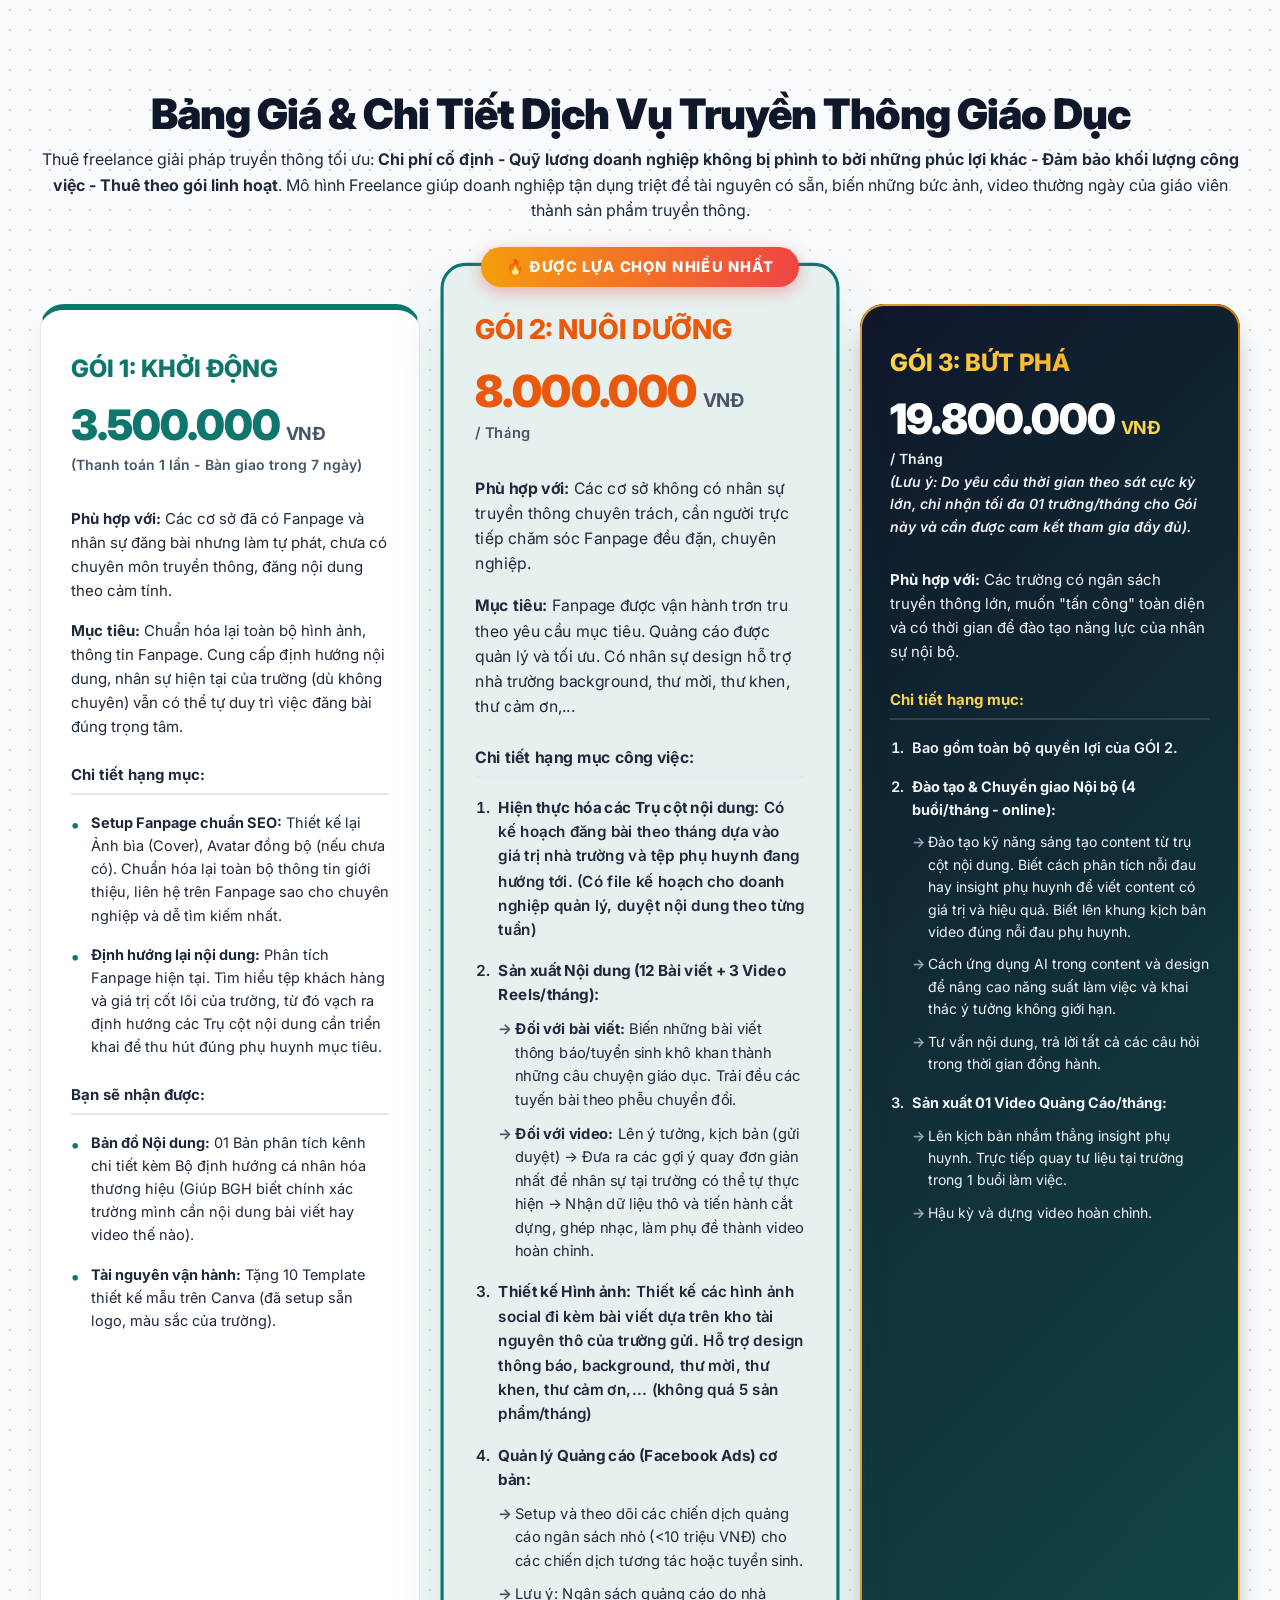
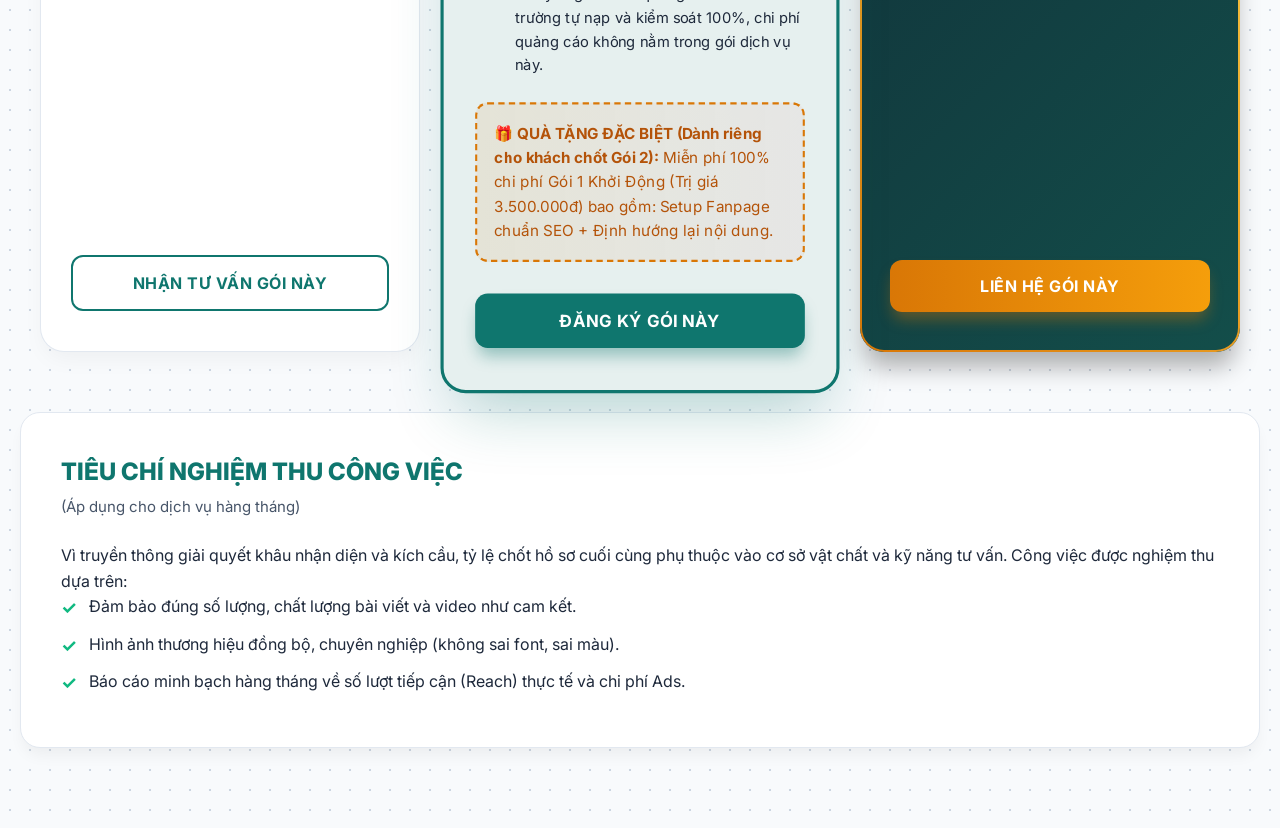
<file: freelance-pricing-page/index.html>
<!DOCTYPE html>
<html lang="vi">
<head>
    <meta charset="UTF-8">
    <meta name="viewport" content="width=device-width, initial-scale=1.0">
    <title>Bảng Giá & Chi Tiết Dịch Vụ Truyền Thông Giáo Dục</title>
    <link rel="stylesheet" href="styles.css">
    <link href="https://fonts.googleapis.com/css2?family=Inter:wght@300;400;600;700;800&display=swap" rel="stylesheet">
</head>
<body>
    <header class="hero">
        <div class="container">
            <h1>Bảng Giá & Chi Tiết Dịch Vụ Truyền Thông Giáo Dục</h1>
            <p class="hero-subtitle">Thuê freelance giải pháp truyền thông tối ưu: <strong>Chi phí cố định - Quỹ lương doanh nghiệp không bị phình to bởi những phúc lợi khác - Đảm bảo khối lượng công việc - Thuê theo gói linh hoạt</strong>. Mô hình Freelance giúp doanh nghiệp tận dụng triệt để tài nguyên có sẵn, biến những bức ảnh, video thường ngày của giáo viên thành sản phẩm truyền thông.</p>
        </div>
    </header>

    <section class="pricing-section">
        <div class="container pricing-grid">
            
            <!-- GÓI 1 -->
            <div class="pricing-card basic">
                <h3 class="package-name">GÓI 1: KHỞI ĐỘNG</h3>
                <div class="price">
                    3.500.000<span class="currency">VNĐ</span>
                </div>
                <span class="billing-cycle">(Thanh toán 1 lần - Bàn giao trong 7 ngày)</span>
                
                <div class="card-content">
                    <p><strong>Phù hợp với:</strong> Các cơ sở đã có Fanpage và nhân sự đăng bài nhưng làm tự phát, chưa có chuyên môn truyền thông, đăng nội dung theo cảm tính.</p>
                    <p><strong>Mục tiêu:</strong> Chuẩn hóa lại toàn bộ hình ảnh, thông tin Fanpage. Cung cấp định hướng nội dung, nhân sự hiện tại của trường (dù không chuyên) vẫn có thể tự duy trì việc đăng bài đúng trọng tâm.</p>
                    
                    <p class="section-title"><strong>Chi tiết hạng mục:</strong></p>
                    <ul class="features">
                        <li><strong>Setup Fanpage chuẩn SEO:</strong> Thiết kế lại Ảnh bìa (Cover), Avatar đồng bộ (nếu chưa có). Chuẩn hóa lại toàn bộ thông tin giới thiệu, liên hệ trên Fanpage sao cho chuyên nghiệp và dễ tìm kiếm nhất.</li>
                        <li><strong>Định hướng lại nội dung:</strong> Phân tích Fanpage hiện tại. Tìm hiểu tệp khách hàng và giá trị cốt lõi của trường, từ đó vạch ra định hướng các Trụ cột nội dung cần triển khai để thu hút đúng phụ huynh mục tiêu.</li>
                    </ul>

                    <p class="section-title"><strong>Bạn sẽ nhận được:</strong></p>
                    <ul class="features">
                        <li><strong>Bản đồ Nội dung:</strong> 01 Bản phân tích kênh chi tiết kèm Bộ định hướng cá nhân hóa thương hiệu (Giúp BGH biết chính xác trường mình cần nội dung bài viết hay video thế nào).</li>
                        <li><strong>Tài nguyên vận hành:</strong> Tặng 10 Template thiết kế mẫu trên Canva (đã setup sẵn logo, màu sắc của trường).</li>
                    </ul>
                </div>
                <button class="btn btn-outline" onclick="openModal()">Nhận Tư Vấn Gói Này</button>
            </div>

            <!-- GÓI 2 -->
            <div class="pricing-card popular">
                <div class="popular-ribbon">🔥 ĐƯỢC LỰA CHỌN NHIỀU NHẤT</div>
                <h3 class="package-name">GÓI 2: NUÔI DƯỠNG</h3>
                <div class="price">
                    8.000.000<span class="currency">VNĐ</span>
                </div>
                <span class="billing-cycle">/ Tháng</span>
                
                <div class="card-content">
                    <p><strong>Phù hợp với:</strong> Các cơ sở không có nhân sự truyền thông chuyên trách, cần người trực tiếp chăm sóc Fanpage đều đặn, chuyên nghiệp.</p>
                    <p><strong>Mục tiêu:</strong> Fanpage được vận hành trơn tru theo yêu cầu mục tiêu. Quảng cáo được quản lý và tối ưu. Có nhân sự design hỗ trợ nhà trường background, thư mời, thư khen, thư cảm ơn,...</p>
                    
                    <p class="section-title"><strong>Chi tiết hạng mục công việc:</strong></p>
                    <ol class="features ordered-list">
                        <li><strong>Hiện thực hóa các Trụ cột nội dung:</strong> Có kế hoạch đăng bài theo tháng dựa vào giá trị nhà trường và tệp phụ huynh đang hướng tới. (Có file kế hoạch cho doanh nghiệp quản lý, duyệt nội dung theo từng tuần)</li>
                        <li><strong>Sản xuất Nội dung (12 Bài viết + 3 Video Reels/tháng):</strong>
                            <ul class="sub-features">
                                <li><strong>Đối với bài viết:</strong> Biến những bài viết thông báo/tuyển sinh khô khan thành những câu chuyện giáo dục. Trải đều các tuyến bài theo phễu chuyển đổi.</li>
                                <li><strong>Đối với video:</strong> Lên ý tưởng, kịch bản (gửi duyệt) -> Đưa ra các gợi ý quay đơn giản nhất để nhân sự tại trường có thể tự thực hiện -> Nhận dữ liệu thô và tiến hành cắt dựng, ghép nhạc, làm phụ đề thành video hoàn chỉnh.</li>
                            </ul>
                        </li>
                        <li><strong>Thiết kế Hình ảnh:</strong> Thiết kế các hình ảnh social đi kèm bài viết dựa trên kho tài nguyên thô của trường gửi. Hỗ trợ design thông báo, background, thư mời, thư khen, thư cảm ơn,... (không quá 5 sản phẩm/tháng)</li>
                        <li><strong>Quản lý Quảng cáo (Facebook Ads) cơ bản:</strong>
                            <ul class="sub-features">
                                <li>Setup và theo dõi các chiến dịch quảng cáo ngân sách nhỏ (<10 triệu VNĐ) cho các chiến dịch tương tác hoặc tuyển sinh.</li>
                                <li>Lưu ý: Ngân sách quảng cáo do nhà trường tự nạp và kiểm soát 100%, chi phí quảng cáo không nằm trong gói dịch vụ này.</li>
                            </ul>
                        </li>
                    </ol>

                    <div class="bonus-box">
                        <p>🎁 <strong>QUÀ TẶNG ĐẶC BIỆT (Dành riêng cho khách chốt Gói 2):</strong> Miễn phí 100% chi phí Gói 1 Khởi Động (Trị giá 3.500.000đ) bao gồm: Setup Fanpage chuẩn SEO + Định hướng lại nội dung.</p>
                    </div>
                </div>
                <button class="btn btn-primary" onclick="openModal()">Đăng Ký Gói Này</button>
            </div>

            <!-- GÓI 3 -->
            <div class="pricing-card vip">
                <h3 class="package-name">GÓI 3: BỨT PHÁ</h3>
                <div class="price">
                    19.800.000<span class="currency">VNĐ</span>
                </div>
                <span class="billing-cycle">/ Tháng<br><em>(Lưu ý: Do yêu cầu thời gian theo sát cực kỳ lớn, chỉ nhận tối đa 01 trường/tháng cho Gói này và cần được cam kết tham gia đầy đủ).</em></span>
                
                <div class="card-content">
                    <p><strong>Phù hợp với:</strong> Các trường có ngân sách truyền thông lớn, muốn "tấn công" toàn diện và có thời gian để đào tạo năng lực của nhân sự nội bộ.</p>
                    
                    <p class="section-title"><strong>Chi tiết hạng mục:</strong></p>
                    <ol class="features ordered-list">
                        <li>Bao gồm toàn bộ quyền lợi của GÓI 2.</li>
                        <li><strong>Đào tạo & Chuyển giao Nội bộ (4 buổi/tháng - online):</strong>
                            <ul class="sub-features">
                                <li>Đào tạo kỹ năng sáng tạo content từ trụ cột nội dung. Biết cách phân tích nỗi đau hay insight phụ huynh để viết content có giá trị và hiệu quả. Biết lên khung kịch bản video đúng nỗi đau phụ huynh.</li>
                                <li>Cách ứng dụng AI trong content và design để nâng cao năng suất làm việc và khai thác ý tưởng không giới hạn.</li>
                                <li>Tư vấn nội dung, trả lời tất cả các câu hỏi trong thời gian đồng hành.</li>
                            </ul>
                        </li>
                        <li><strong>Sản xuất 01 Video Quảng Cáo/tháng:</strong>
                            <ul class="sub-features">
                                <li>Lên kịch bản nhắm thẳng insight phụ huynh. Trực tiếp quay tư liệu tại trường trong 1 buổi làm việc.</li>
                                <li>Hậu kỳ và dựng video hoàn chỉnh.</li>
                            </ul>
                        </li>
                    </ol>
                </div>
                <button class="btn btn-gold" onclick="openModal()">Liên Hệ Gói Này</button>
            </div>

        </div>

        <div class="container acceptance-criteria">
            <h3>TIÊU CHÍ NGHIỆM THU CÔNG VIỆC</h3>
            <p class="subtitle">(Áp dụng cho dịch vụ hàng tháng)</p>
            <p>Vì truyền thông giải quyết khâu nhận diện và kích cầu, tỷ lệ chốt hồ sơ cuối cùng phụ thuộc vào cơ sở vật chất và kỹ năng tư vấn. Công việc được nghiệm thu dựa trên:</p>
            <ul>
                <li>Đảm bảo đúng số lượng, chất lượng bài viết và video như cam kết.</li>
                <li>Hình ảnh thương hiệu đồng bộ, chuyên nghiệp (không sai font, sai màu).</li>
                <li>Báo cáo minh bạch hàng tháng về số lượt tiếp cận (Reach) thực tế và chi phí Ads.</li>
            </ul>
        </div>
    </section>

    <!-- Contact Modal -->
    <div id="contactModal" class="modal-overlay">
        <div class="modal-content">
            <span class="close-btn" onclick="closeModal()">&times;</span>
            <div class="modal-icon">📞</div>
            <h3>Thông tin liên hệ</h3>
            <p style="margin-bottom: 4px;">Thầy cô vui lòng liên hệ Bùi Ngọc Trà<br>(di động/zalo):</p>
            <div class="phone-number">0382. 963. 154</div>
            <p style="margin-bottom: 24px;">để trao đổi chi tiết.</p>
            <a href="https://zalo.me/0382963154" target="_blank" class="btn btn-primary" style="display: inline-block; text-decoration: none;">Chat Zalo Ngay</a>
        </div>
    </div>

    <script>
        function openModal() {
            document.getElementById('contactModal').style.display = 'flex';
        }
        function closeModal() {
            document.getElementById('contactModal').style.display = 'none';
        }
        // Đóng modal khi click ra vùng xám bên ngoài
        window.onclick = function(event) {
            var modal = document.getElementById('contactModal');
            if (event.target == modal) {
                modal.style.display = "none";
            }
        }
    </script>
</body>
</html>
</file>
<file: styles.css>
:root {
    --bg-main: #f8fafc;
    --surface: #ffffff;
    --primary: #0d9488; /* Xanh ngọc / Teal 600 */
    --primary-light: #ccfbf1; /* Teal 50 */
    --primary-dark: #0f766e; /* Teal 700 */
    --text-main: #1e293b;
    --text-muted: #475569;
    --accent: #14b8a6; /* Teal 500 */
    --border-color: #e2e8f0;
    
    --shadow-sm: 0 1px 3px rgba(0,0,0,0.05);
    --shadow-md: 0 4px 6px -1px rgba(0,0,0,0.05), 0 2px 4px -1px rgba(0,0,0,0.03);
    --shadow-lg: 0 10px 15px -3px rgba(0,0,0,0.05), 0 4px 6px -2px rgba(0,0,0,0.025);
    --radius-lg: 1rem;
    --radius-xl: 1.5rem;
    
    --transition: all 0.3s cubic-bezier(0.4, 0, 0.2, 1);
}

* {
    margin: 0;
    padding: 0;
    box-sizing: border-box;
}

html {
    scroll-behavior: smooth;
}

body {
    font-family: 'Plus Jakarta Sans', sans-serif;
    background-color: var(--bg-main);
    color: var(--text-main);
    line-height: 1.6;
    overflow-x: hidden;
}

.container {
    max-width: 1200px;
    margin: 0 auto;
    padding: 0 2rem;
}

/* Glassmorphism Utilities */
.glass-card {
    background: rgba(255, 255, 255, 0.9);
    backdrop-filter: blur(10px);
    -webkit-backdrop-filter: blur(10px);
    border: 1px solid rgba(255, 255, 255, 0.2);
    border-radius: var(--radius-lg);
    box-shadow: var(--shadow-md);
}

/* Typography */
h1, h2, h3, h4, h5 {
    line-height: 1.2;
    font-weight: 700;
}

.highlight {
    background: linear-gradient(135deg, var(--primary), var(--accent));
    -webkit-background-clip: text;
    -webkit-text-fill-color: transparent;
}

.highlight-text {
    color: var(--primary-dark);
}

/* Buttons */
.btn {
    display: inline-block;
    padding: 0.75rem 1.5rem;
    border-radius: 9999px;
    font-weight: 600;
    text-decoration: none;
    transition: var(--transition);
    cursor: pointer;
}

.btn-primary {
    background: linear-gradient(135deg, var(--primary), var(--accent));
    color: white;
    box-shadow: 0 4px 14px rgba(13, 148, 136, 0.4);
}

.btn-primary:hover {
    transform: translateY(-2px);
    box-shadow: 0 6px 20px rgba(13, 148, 136, 0.6);
}

.btn-outline {
    background: transparent;
    border: 2px solid var(--primary);
    color: var(--primary);
}

.btn-outline:hover {
    background: var(--primary-light);
}

/* Navbar */
.navbar {
    position: fixed;
    top: 0;
    width: 100%;
    z-index: 1000;
    background: rgba(255, 255, 255, 0.8);
    backdrop-filter: blur(12px);
    border-bottom: 1px solid var(--border-color);
    padding: 1rem 0;
    transition: var(--transition);
}

.nav-container {
    display: flex;
    justify-content: space-between;
    align-items: center;
}

.logo {
    font-size: 1.5rem;
    font-weight: 800;
    color: var(--text-main);
    text-decoration: none;
}

.logo span {
    color: var(--primary);
}

.nav-links {
    display: flex;
    list-style: none;
    gap: 2rem;
}

.nav-links a {
    text-decoration: none;
    color: var(--text-muted);
    font-weight: 500;
    transition: var(--transition);
}

.nav-links a:hover {
    color: var(--primary);
}

/* Sections */
.section {
    padding: 6rem 0;
}

.bg-light {
    background-color: var(--surface);
}

.section-header {
    margin-bottom: 3rem;
}

.section-header.center {
    text-align: center;
}

.section-header h2 {
    font-size: 2.5rem;
    margin-bottom: 0.5rem;
}

.underline {
    height: 4px;
    width: 60px;
    background: linear-gradient(90deg, var(--primary), var(--accent));
    border-radius: 2px;
}

.underline.center {
    margin: 0 auto;
}

.section-desc {
    color: var(--text-muted);
    margin-top: 1rem;
    font-size: 1.1rem;
}

/* Hero Section */
.hero {
    min-height: 100vh;
    display: flex;
    align-items: center;
    padding-top: 5rem;
    position: relative;
    overflow: hidden;
}

.hero-content {
    display: grid;
    grid-template-columns: 1fr 1fr;
    gap: 4rem;
    align-items: center;
    position: relative;
    z-index: 10;
}

.badge {
    display: inline-block;
    padding: 0.25rem 1rem;
    background: var(--primary-light);
    color: var(--primary-dark);
    border-radius: 9999px;
    font-weight: 600;
    font-size: 0.875rem;
    margin-bottom: 1.5rem;
}

.hero-text h1 {
    font-size: 4rem;
    margin-bottom: 1rem;
}

.hero-avatar {
    width: 120px;
    height: 120px;
    border-radius: 50%;
    object-fit: cover;
    margin-bottom: 1.5rem;
    box-shadow: var(--shadow-md);
    border: 4px solid white;
    display: block;
}

.subtitle {
    font-size: 1.25rem;
    color: var(--text-muted);
    margin-bottom: 2rem;
}

.contact-info-pills {
    display: flex;
    flex-wrap: wrap;
    gap: 1rem;
    margin-bottom: 2.5rem;
}

.pill {
    background: white;
    padding: 0.5rem 1rem;
    border-radius: 9999px;
    font-size: 0.9rem;
    color: var(--text-muted);
    box-shadow: var(--shadow-sm);
    display: flex;
    align-items: center;
    gap: 0.5rem;
    border: 1px solid var(--border-color);
}

.pill i {
    color: var(--primary);
}

.hero-cta {
    display: flex;
    gap: 1rem;
}

.hero-visual {
    position: relative;
    height: 100%;
    display: flex;
    justify-content: center;
    align-items: center;
}

.blob {
    position: absolute;
    filter: blur(60px);
    z-index: -1;
    opacity: 0.6;
    animation: float 8s ease-in-out infinite;
}

.shape-1 {
    width: 300px;
    height: 300px;
    background: var(--primary-light);
    top: 10%;
    right: 20%;
}

.shape-2 {
    width: 250px;
    height: 250px;
    background: #e0f2fe; /* Light blue */
    bottom: 10%;
    left: 20%;
    animation-delay: -4s;
}

.hero-stats {
    display: flex;
    gap: 3rem;
    padding: 2.5rem;
    background: rgba(255, 255, 255, 0.7);
}

.stat {
    text-align: center;
}

.stat h3 {
    font-size: 3.5rem;
    color: var(--primary);
    line-height: 1;
}

.stat span {
    color: var(--text-muted);
    font-weight: 500;
    font-size: 0.9rem;
}

@keyframes float {
    0%, 100% { transform: translate(0, 0) scale(1); }
    33% { transform: translate(30px, -50px) scale(1.1); }
    66% { transform: translate(-20px, 20px) scale(0.9); }
}

/* About Section */
.about-grid {
    display: grid;
    grid-template-columns: 2fr 1fr;
    gap: 2rem;
}

.about-text {
    padding: 2.5rem;
    font-size: 1.1rem;
}

.about-text p {
    margin-bottom: 1.5rem;
}

.philosophy {
    border-left: 4px solid var(--primary);
    padding: 1.5rem;
    background: var(--primary-light);
    border-radius: 0 var(--radius-lg) var(--radius-lg) 0;
    font-style: italic;
    color: var(--primary-dark);
    font-weight: 500;
}

.philosophy i {
    color: var(--primary);
    font-size: 1.5rem;
    margin-right: 0.5rem;
}

.education-card {
    padding: 2.5rem;
    text-align: center;
    background: linear-gradient(to bottom, #ffffff, var(--primary-light));
}

.edu-icon {
    width: 60px;
    height: 60px;
    background: var(--primary);
    color: white;
    border-radius: 50%;
    display: flex;
    align-items: center;
    justify-content: center;
    font-size: 1.5rem;
    margin: 0 auto 1.5rem;
}

.edu-item {
    margin-top: 1.5rem;
}

.edu-school {
    color: var(--text-muted);
    margin: 0.5rem 0;
}

.edu-year {
    display: inline-block;
    padding: 0.25rem 0.75rem;
    background: rgba(13, 148, 136, 0.1);
    color: var(--primary-dark);
    border-radius: 999px;
    font-size: 0.875rem;
    font-weight: 600;
}

/* Skills */
.skills-grid {
    display: grid;
    grid-template-columns: repeat(auto-fit, minmax(250px, 1fr));
    gap: 2rem;
}

.skill-card {
    padding: 2rem;
    transition: var(--transition);
}

.hover-lift:hover {
    transform: translateY(-10px);
    box-shadow: var(--shadow-lg);
    border-color: var(--primary-light);
}

.skill-icon {
    width: 50px;
    height: 50px;
    background: var(--primary-light);
    color: var(--primary);
    border-radius: 12px;
    display: flex;
    align-items: center;
    justify-content: center;
    font-size: 1.25rem;
    margin-bottom: 1.5rem;
}

.skill-card h3 {
    margin-bottom: 1rem;
}

.skill-card p {
    color: var(--text-muted);
    font-size: 0.95rem;
}

/* Projects */
.project-showcase {
    background: white;
    border-radius: var(--radius-xl);
    padding: 3rem;
    box-shadow: var(--shadow-lg);
    margin-bottom: 3rem;
}

.project-header {
    display: flex;
    justify-content: space-between;
    align-items: flex-start;
    margin-bottom: 2rem;
}

.project-title h3 {
    font-size: 2rem;
    color: var(--primary-dark);
}

.project-time {
    color: var(--text-muted);
    font-weight: 500;
}

.social-link {
    display: inline-flex;
    align-items: center;
    gap: 0.5rem;
    padding: 0.5rem 1rem;
    border-radius: 999px;
    text-decoration: none;
    font-weight: 600;
    transition: var(--transition);
    margin-left: 0.5rem;
}

.social-link.fb {
    background: #eef2ff;
    color: #4f46e5;
}
.social-link.tt {
    background: #f1f5f9;
    color: #0f172a;
}
.social-link:hover {
    filter: brightness(0.95);
}

.project-overview {
    padding: 2rem;
    background: var(--bg-main);
    border: none;
    margin-bottom: 3rem;
}

.impact-stats {
    display: grid;
    grid-template-columns: repeat(3, 1fr);
    gap: 2rem;
    margin-top: 2rem;
    border-top: 1px solid var(--border-color);
    padding-top: 2rem;
}

.impact-box h4 {
    font-size: 2.5rem;
    color: var(--primary);
    display: inline;
}

.impact-box .unit {
    font-size: 1.25rem;
    color: var(--primary);
    font-weight: 700;
}

.impact-box p {
    color: var(--text-muted);
    font-size: 0.9rem;
}

.case-studies h4 {
    font-size: 1.5rem;
    margin-bottom: 2rem;
}

.case-study-card {
    display: flex;
    gap: 2rem;
    padding: 2rem;
    border-radius: var(--radius-lg);
    border: 1px solid var(--border-color);
    margin-bottom: 1.5rem;
    background: white;
    transition: var(--transition);
}

.case-study-card:hover {
    border-color: var(--primary-light);
    box-shadow: var(--shadow-sm);
}

.cs-content {
    flex: 1;
}

.cs-content h5 {
    font-size: 1.25rem;
    margin-bottom: 1rem;
    color: var(--text-main);
}

.cs-content p {
    color: var(--text-muted);
    margin-bottom: 1.5rem;
}

.insight-box {
    display: flex;
    gap: 1rem;
    background: var(--primary-light);
    padding: 1.25rem;
    border-radius: 8px;
    margin-bottom: 1.5rem;
}

.insight-box i {
    color: var(--primary);
    font-size: 1.25rem;
    margin-top: 0.25rem;
}

.text-link {
    color: var(--primary);
    text-decoration: none;
    font-weight: 600;
    display: inline-flex;
    align-items: center;
    gap: 0.5rem;
}
.text-link:hover {
    text-decoration: underline;
}

.tiktok-case {
    flex-direction: column;
}

.tiktok-stats {
    display: flex;
    gap: 1rem;
    flex-wrap: wrap;
    margin-bottom: 1.5rem;
}

.tt-rank {
    background: #f8fafc;
    padding: 0.5rem 1rem;
    border-radius: 8px;
    font-weight: 700;
    border: 1px solid #e2e8f0;
}

.tiktok-gallery {
    display: grid;
    grid-template-columns: repeat(3, 1fr);
    gap: 1rem;
    margin-top: 1rem;
}

.tiktok-gallery img {
    width: 100%;
    border-radius: 12px;
    box-shadow: var(--shadow-sm);
    transition: var(--transition);
    object-fit: cover;
    aspect-ratio: 9/16;
}

.tiktok-gallery img:hover {
    transform: scale(1.02);
    box-shadow: var(--shadow-md);
}

.other-experience-grid {
    display: grid;
    grid-template-columns: 1fr 1fr;
    gap: 2rem;
}

.exp-card {
    padding: 2.5rem;
    background: white;
}

.exp-icon {
    width: 50px;
    height: 50px;
    background: var(--primary-light);
    color: var(--primary);
    border-radius: 50%;
    display: flex;
    align-items: center;
    justify-content: center;
    font-size: 1.25rem;
    margin-bottom: 1.5rem;
}

.exp-card h3 {
    margin-bottom: 0.5rem;
}

.exp-card .role {
    display: block;
    font-weight: 600;
    color: var(--primary);
    margin-bottom: 0.25rem;
}

.exp-card .time {
    display: block;
    color: var(--text-muted);
    font-size: 0.875rem;
    margin-bottom: 1rem;
}

/* Awards Section */
.awards-grid {
    display: grid;
    grid-template-columns: 1fr 1fr;
    gap: 2rem;
}

.award-card {
    padding: 2.5rem;
    background: white;
    text-align: center;
    position: relative;
    overflow: hidden;
}

.award-card::before {
    content: '';
    position: absolute;
    top: 0;
    left: 0;
    width: 100%;
    height: 4px;
    background: var(--primary);
}

.award-badge {
    display: inline-block;
    padding: 0.5rem 1.5rem;
    border-radius: 999px;
    font-weight: 700;
    margin-bottom: 1.5rem;
}

.award-badge.first {
    background: #fef08a; /* Yellow */
    color: #854d0e;
}

.award-badge.second {
    background: #e2e8f0; /* Silver */
    color: #475569;
}

.award-cat {
    color: var(--text-muted);
    margin: 1rem 0;
}

.award-year {
    font-weight: 700;
    color: var(--primary);
}

/* Footer */
footer {
    background: var(--text-main);
    color: white;
    padding: 4rem 0 2rem;
}

.footer-content {
    display: flex;
    justify-content: space-between;
    align-items: center;
    margin-bottom: 3rem;
}

.footer-brand h2 {
    font-size: 2rem;
    margin-bottom: 0.5rem;
}

.footer-brand p {
    color: #94a3b8;
}

.footer-contact p {
    margin-bottom: 0.5rem;
    color: #cbd5e1;
}

.footer-contact i {
    color: var(--accent);
    margin-right: 0.5rem;
}

.footer-bottom {
    text-align: center;
    padding-top: 2rem;
    border-top: 1px solid #334155;
    color: #64748b;
    font-size: 0.9rem;
}

/* Responsive */
@media (max-width: 992px) {
    .hero-content, .about-grid {
        grid-template-columns: 1fr;
    }
    .hero-text h1 {
        font-size: 3rem;
    }
}

@media (max-width: 768px) {
    .nav-links {
        display: none;
    }
    .project-header {
        flex-direction: column;
        gap: 1rem;
    }
    .impact-stats {
        grid-template-columns: 1fr;
    }
    .other-experience-grid, .awards-grid {
        grid-template-columns: 1fr;
    }
    .footer-content {
        flex-direction: column;
        text-align: center;
        gap: 2rem;
    }
}

/* A/B Comparison Styles */
.ab-comparison {
    display: flex;
    align-items: center;
    gap: 1.5rem;
    margin-bottom: 1.5rem;
    background: #f8fafc;
    padding: 1.5rem;
    border-radius: var(--radius-lg);
    border: 1px dashed #cbd5e1;
}

.comp-box {
    flex: 1;
    padding: 1rem;
    border-radius: 8px;
    background: white;
    border-left: 4px solid #cbd5e1;
    box-shadow: var(--shadow-sm);
}

.comp-box.before {
    border-left-color: #ef4444; /* Red */
}

.comp-box.after {
    border-left-color: #10b981; /* Green */
}

.comp-header {
    font-size: 0.85rem;
    font-weight: 700;
    color: var(--text-muted);
    text-transform: uppercase;
    letter-spacing: 0.5px;
    margin-bottom: 0.5rem;
}

.comp-box.before .comp-header { color: #ef4444; }
.comp-box.after .comp-header { color: #10b981; }

.comp-data {
    font-size: 1.1rem;
    font-weight: 600;
    margin-bottom: 0.5rem;
}

.comp-box.before .comp-data span { color: #ef4444; font-size: 1.25rem;}
.comp-box.after .comp-data span { color: #10b981; font-size: 1.25rem;}

.comp-box p {
    font-size: 0.85rem;
    color: var(--text-muted);
    margin: 0;
}

.comp-arrow {
    color: var(--primary);
    font-size: 1.5rem;
}

@media (max-width: 768px) {
    .ab-comparison {
        flex-direction: column;
    }
    .comp-arrow {
        transform: rotate(90deg);
    }
}

.awards-gallery {
    display: grid;
    grid-template-columns: repeat(3, 1fr);
    gap: 1.5rem;
    margin-top: 3rem;
}

.awards-gallery img {
    width: 100%;
    border-radius: 12px;
    box-shadow: var(--shadow-sm);
    transition: var(--transition);
    object-fit: cover;
    aspect-ratio: 4/5;
}

.awards-gallery img:hover {
    transform: scale(1.02);
    box-shadow: var(--shadow-md);
}

@media (max-width: 768px) {
    .awards-gallery {
        grid-template-columns: 1fr;
    }
}

.comp-img {
    width: 100%;
    border-radius: 6px;
    margin-bottom: 1rem;
    box-shadow: var(--shadow-sm);
    aspect-ratio: 16/9;
    object-fit: cover;
}
</file>
<file: freelance-pricing-page/styles.css>
:root {
    --bg-color: #f8fafc;
    --text-main: #1e293b;
    --text-muted: #475569;
    --primary: #0f766e; /* Teal */
    --primary-hover: #115e59;
    --gold: #d97706;
    --gold-hover: #b45309;
    --white: #ffffff;
    --border: #e2e8f0;
}

* {
    margin: 0;
    padding: 0;
    box-sizing: border-box;
    font-family: 'Inter', sans-serif;
}

body {
    background-color: var(--bg-color);
    color: var(--text-main);
    line-height: 1.6;
    /* Soft pattern background to make the page look premium */
    background-image: radial-gradient(#cbd5e1 1px, transparent 1px);
    background-size: 20px 20px;
}

.container {
    max-width: 1300px;
    margin: 0 auto;
    padding: 0 20px;
}

/* Hero Section */
.hero {
    text-align: center;
    padding: 80px 20px 40px;
}

.hero h1 {
    font-size: 42px;
    font-weight: 900;
    margin-bottom: 0;
    letter-spacing: -1px;
    color: #0f172a;
}

/* Pricing Section */
.pricing-section {
    padding: 20px 20px 80px;
}

.pricing-grid {
    display: grid;
    grid-template-columns: repeat(3, 1fr);
    gap: 30px;
    align-items: stretch;
    margin-top: 20px;
}

.pricing-card {
    background: var(--white);
    border-radius: 24px;
    padding: 40px 30px;
    box-shadow: 0 10px 25px -5px rgba(0, 0, 0, 0.05);
    border: 1px solid var(--border);
    transition: all 0.4s cubic-bezier(0.4, 0, 0.2, 1);
    display: flex;
    flex-direction: column;
    position: relative;
    z-index: 1;
}

.pricing-card:hover {
    transform: translateY(-8px);
    box-shadow: 0 20px 25px -5px rgba(0, 0, 0, 0.1);
}

.package-name {
    font-size: 24px;
    font-weight: 800;
    margin-bottom: 16px;
    text-transform: uppercase;
}

.price {
    font-size: 42px;
    font-weight: 900;
    line-height: 1;
    margin-bottom: 8px;
    display: flex;
    align-items: baseline;
    letter-spacing: -1px;
    color: var(--text-main);
}

.price .currency {
    font-size: 18px;
    font-weight: 700;
    margin-left: 6px;
    color: var(--text-muted);
}

.billing-cycle {
    font-size: 14px;
    color: var(--text-muted);
    font-weight: 600;
    margin-bottom: 30px;
    display: block;
}

.card-content {
    flex-grow: 1;
    margin-bottom: 30px;
}

.card-content p {
    font-size: 15px;
    margin-bottom: 16px;
}

.section-title {
    font-size: 16px;
    margin-top: 24px;
    margin-bottom: 12px;
    border-bottom: 2px solid var(--border);
    padding-bottom: 6px;
    color: var(--text-main);
}

.features {
    list-style: none;
}

.features li {
    font-size: 14.5px;
    margin-bottom: 16px;
    padding-left: 20px;
    position: relative;
}

.features li::before {
    content: "•";
    color: var(--primary);
    font-weight: bold;
    position: absolute;
    left: 0;
    font-size: 18px;
}

.ordered-list {
    list-style-type: decimal;
    padding-left: 18px;
    font-weight: 600; /* Make numbers bold */
}
.ordered-list > li {
    padding-left: 4px;
    color: var(--text-main);
}
.ordered-list > li::before {
    content: none;
}

.sub-features {
    list-style: none;
    padding-left: 0;
    margin-top: 10px;
    font-weight: 400; /* Reset font weight for sub-items */
}
.sub-features li {
    font-size: 14px;
    margin-bottom: 10px;
    padding-left: 16px;
}
.sub-features li::before {
    content: "→";
    color: var(--text-muted);
    font-size: 14px;
    left: 0;
}
.sub-features li em {
    color: var(--text-muted);
}

/* Button Base */
.btn {
    width: 100%;
    padding: 16px;
    border-radius: 12px;
    font-size: 16px;
    font-weight: 700;
    cursor: pointer;
    border: none;
    transition: all 0.2s ease;
    text-transform: uppercase;
    letter-spacing: 0.5px;
}

/* =========================================
   GÓI 1: KHỞI ĐỘNG (Sạch sẽ, Chuyên nghiệp)
   ========================================= */
.basic {
    border-top: 6px solid var(--primary);
}
.basic .package-name {
    color: var(--primary);
}
.basic .price {
    color: var(--primary);
}
.basic:hover {
    border-top-width: 8px;
}
.btn-outline {
    background: transparent;
    border: 2px solid var(--primary);
    color: var(--primary);
}
.btn-outline:hover {
    background: var(--primary);
    color: var(--white);
}

/* =========================================
   GÓI 2: NUÔI DƯỠNG (Thu hút, Nổi bật)
   ========================================= */
.popular {
    border: 3px solid var(--primary);
    background: #e6f0ef; /* Phủ 1 lớp xanh ngọc trầm, nhẹ nhàng và nghiêm túc */
    transform: scale(1.05);
    z-index: 10;
    box-shadow: 0 30px 60px -15px rgba(15, 118, 110, 0.3);
}
.popular:hover {
    transform: scale(1.05) translateY(-8px);
}
.popular .package-name {
    color: #ea580c; /* Chữ màu cam */
    font-size: 26px;
}
.popular .price {
    color: #ea580c; /* Giá màu cam */
}
.popular-ribbon {
    position: absolute;
    top: -18px;
    left: 50%;
    transform: translateX(-50%);
    background: linear-gradient(90deg, #f59e0b, #ef4444);
    color: white;
    padding: 8px 24px;
    border-radius: 30px;
    font-size: 14px;
    font-weight: 800;
    letter-spacing: 1px;
    box-shadow: 0 4px 15px rgba(239, 68, 68, 0.4);
    white-space: nowrap;
}
.bonus-box {
    background: linear-gradient(to right, rgba(217, 119, 6, 0.1), rgba(239, 68, 68, 0.05));
    border: 2px dashed var(--gold);
    padding: 16px;
    border-radius: 12px;
    margin-top: 24px;
}
.bonus-box p {
    margin-bottom: 0;
    font-size: 14.5px;
    color: #b45309;
}
.btn-primary {
    background: var(--primary);
    color: var(--white);
    box-shadow: 0 10px 15px -3px rgba(15, 118, 110, 0.4);
}
.btn-primary:hover {
    background: var(--primary-hover);
}

/* =========================================
   GÓI 3: BỨT PHÁ (VIP, Xa xỉ)
   ========================================= */
.vip {
    background: linear-gradient(135deg, #0f172a 0%, #134e4a 100%); /* Xanh ngọc đậm (Dark Teal) */
    border: none;
    box-shadow: 0 20px 25px -5px rgba(0, 0, 0, 0.3);
}
/* Viền phát sáng màu vàng cho VIP */
.vip::before {
    content: '';
    position: absolute;
    top: 0; left: 0; right: 0; bottom: 0;
    border-radius: 24px;
    padding: 2px;
    background: linear-gradient(45deg, #d97706, #fcd34d, #d97706);
    -webkit-mask: linear-gradient(#fff 0 0) content-box, linear-gradient(#fff 0 0);
    -webkit-mask-composite: xor;
    mask-composite: exclude;
    pointer-events: none;
}
.vip .package-name {
    background: linear-gradient(to right, #fcd34d, #f59e0b);
    -webkit-background-clip: text;
    -webkit-text-fill-color: transparent;
    font-size: 24px;
}
.vip .price { color: white; }
.vip .price .currency { color: #fcd34d; }
.vip .card-content p, .vip .billing-cycle { color: #f1f5f9; } /* Tăng độ sáng để chữ nổi bật hẳn trên nền tối */
.vip .card-content p.section-title { 
    color: #fcd34d; /* Đẩy Specificity lên để đè màu Vàng Gold vào tiêu đề */
    border-color: #334155; 
}
.vip .features li, .vip .ordered-list > li { color: #f1f5f9; }
.vip .features li::before { color: #fcd34d; }
.vip .sub-features li::before { color: #94a3b8; }
.vip .sub-features li em { color: #94a3b8; }

.btn-gold {
    background: linear-gradient(90deg, #d97706, #f59e0b);
    color: #fff;
    box-shadow: 0 10px 15px -3px rgba(217, 119, 6, 0.4);
}
.btn-gold:hover {
    background: linear-gradient(90deg, #b45309, #d97706);
}

/* Acceptance Criteria */
.acceptance-criteria {
    margin-top: 60px;
    background: var(--white);
    padding: 40px;
    border-radius: 20px;
    border: 1px solid var(--border);
    box-shadow: 0 10px 15px -3px rgba(0, 0, 0, 0.05);
}
.acceptance-criteria h3 {
    color: var(--primary);
    margin-bottom: 4px;
    font-size: 24px;
    font-weight: 800;
}
.acceptance-criteria .subtitle {
    font-size: 15px;
    color: var(--text-muted);
    margin-bottom: 24px;
}
.acceptance-criteria ul {
    list-style-type: none;
    padding-left: 0;
}
.acceptance-criteria ul li {
    margin-bottom: 12px;
    font-size: 16px;
    padding-left: 28px;
    position: relative;
}
.acceptance-criteria ul li::before {
    content: "✓";
    color: #10b981;
    font-weight: bold;
    font-size: 18px;
    position: absolute;
    left: 0;
}

/* Responsive */
@media (max-width: 1024px) {
    .pricing-grid {
        grid-template-columns: 1fr;
        gap: 40px;
        margin-top: 40px;
    }
    .popular {
        transform: scale(1);
    }
    .popular:hover {
        transform: translateY(-8px);
    }
}

@media (max-width: 768px) {
    .hero {
        padding: 40px 16px 20px;
    }
    .hero h1 {
        font-size: 30px;
    }
    .hero-subtitle {
        font-size: 15px;
    }
    .pricing-card {
        padding: 30px 20px;
    }
    .price {
        font-size: 34px;
    }
    .modal-content {
        padding: 30px 20px;
    }
    .phone-number {
        font-size: 30px;
    }
    .acceptance-criteria {
        padding: 24px;
        margin-top: 40px;
    }
    .acceptance-criteria h3 {
        font-size: 20px;
    }
}

/* =========================================
   MODAL (Cửa sổ thông tin liên hệ)
   ========================================= */
.modal-overlay {
    display: none;
    position: fixed;
    z-index: 1000;
    left: 0;
    top: 0;
    width: 100%;
    height: 100%;
    background-color: rgba(15, 23, 42, 0.7);
    backdrop-filter: blur(5px);
    align-items: center;
    justify-content: center;
}

.modal-content {
    background-color: var(--white);
    padding: 40px 30px;
    border-radius: 24px;
    width: 90%;
    max-width: 450px;
    text-align: center;
    position: relative;
    box-shadow: 0 25px 50px -12px rgba(0, 0, 0, 0.4);
    animation: modalFadeIn 0.3s cubic-bezier(0.4, 0, 0.2, 1);
}

@keyframes modalFadeIn {
    from { opacity: 0; transform: translateY(30px) scale(0.95); }
    to { opacity: 1; transform: translateY(0) scale(1); }
}

.close-btn {
    position: absolute;
    top: 16px;
    right: 24px;
    font-size: 32px;
    font-weight: 300;
    color: var(--text-muted);
    cursor: pointer;
    transition: color 0.2s ease;
    line-height: 1;
}

.close-btn:hover {
    color: #ef4444;
}

.modal-icon {
    font-size: 48px;
    margin-bottom: 20px;
}

.modal-content h3 {
    color: var(--primary);
    font-size: 26px;
    font-weight: 800;
    margin-bottom: 12px;
}

.modal-content p {
    font-size: 16px;
    color: var(--text-main);
    line-height: 1.6;
    margin-bottom: 0;
}

.phone-number {
    font-size: 38px;
    font-weight: 900;
    color: var(--gold);
    margin: 8px 0;
    letter-spacing: 1px;
}
</file>
